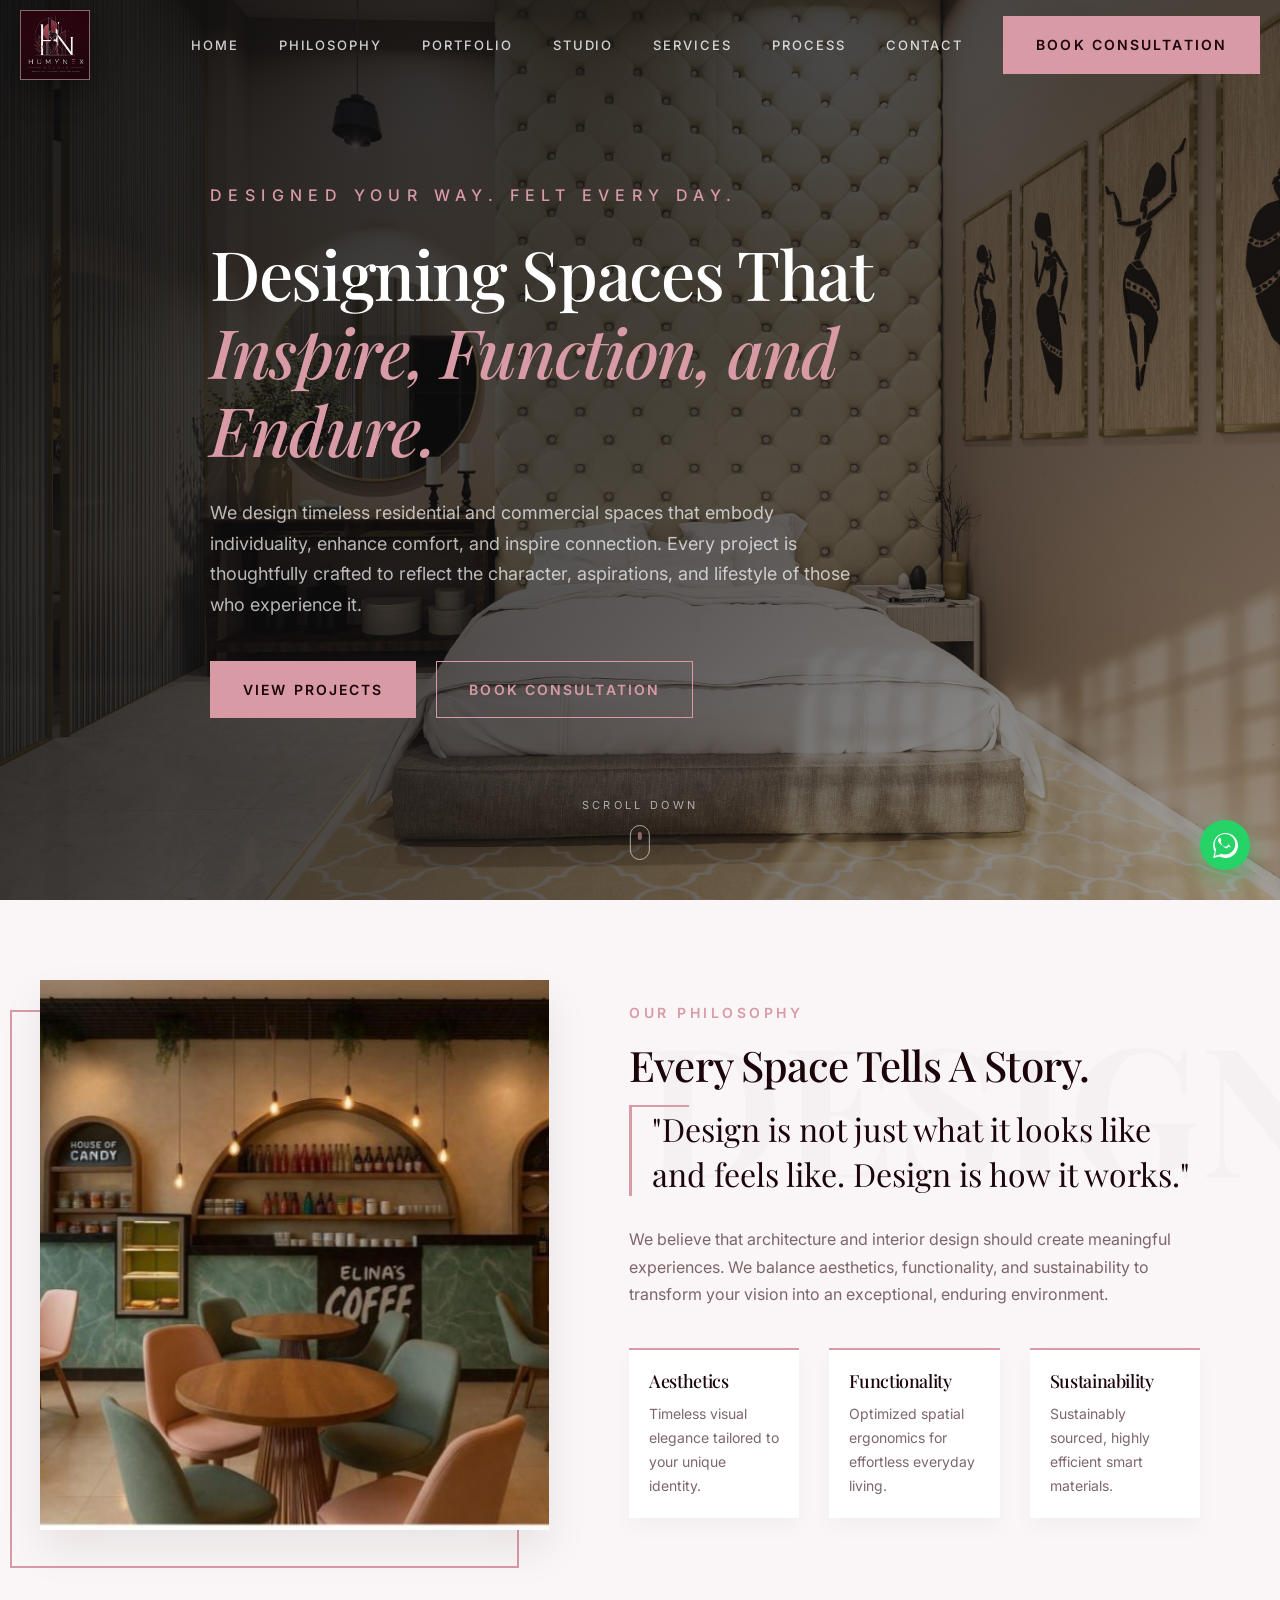
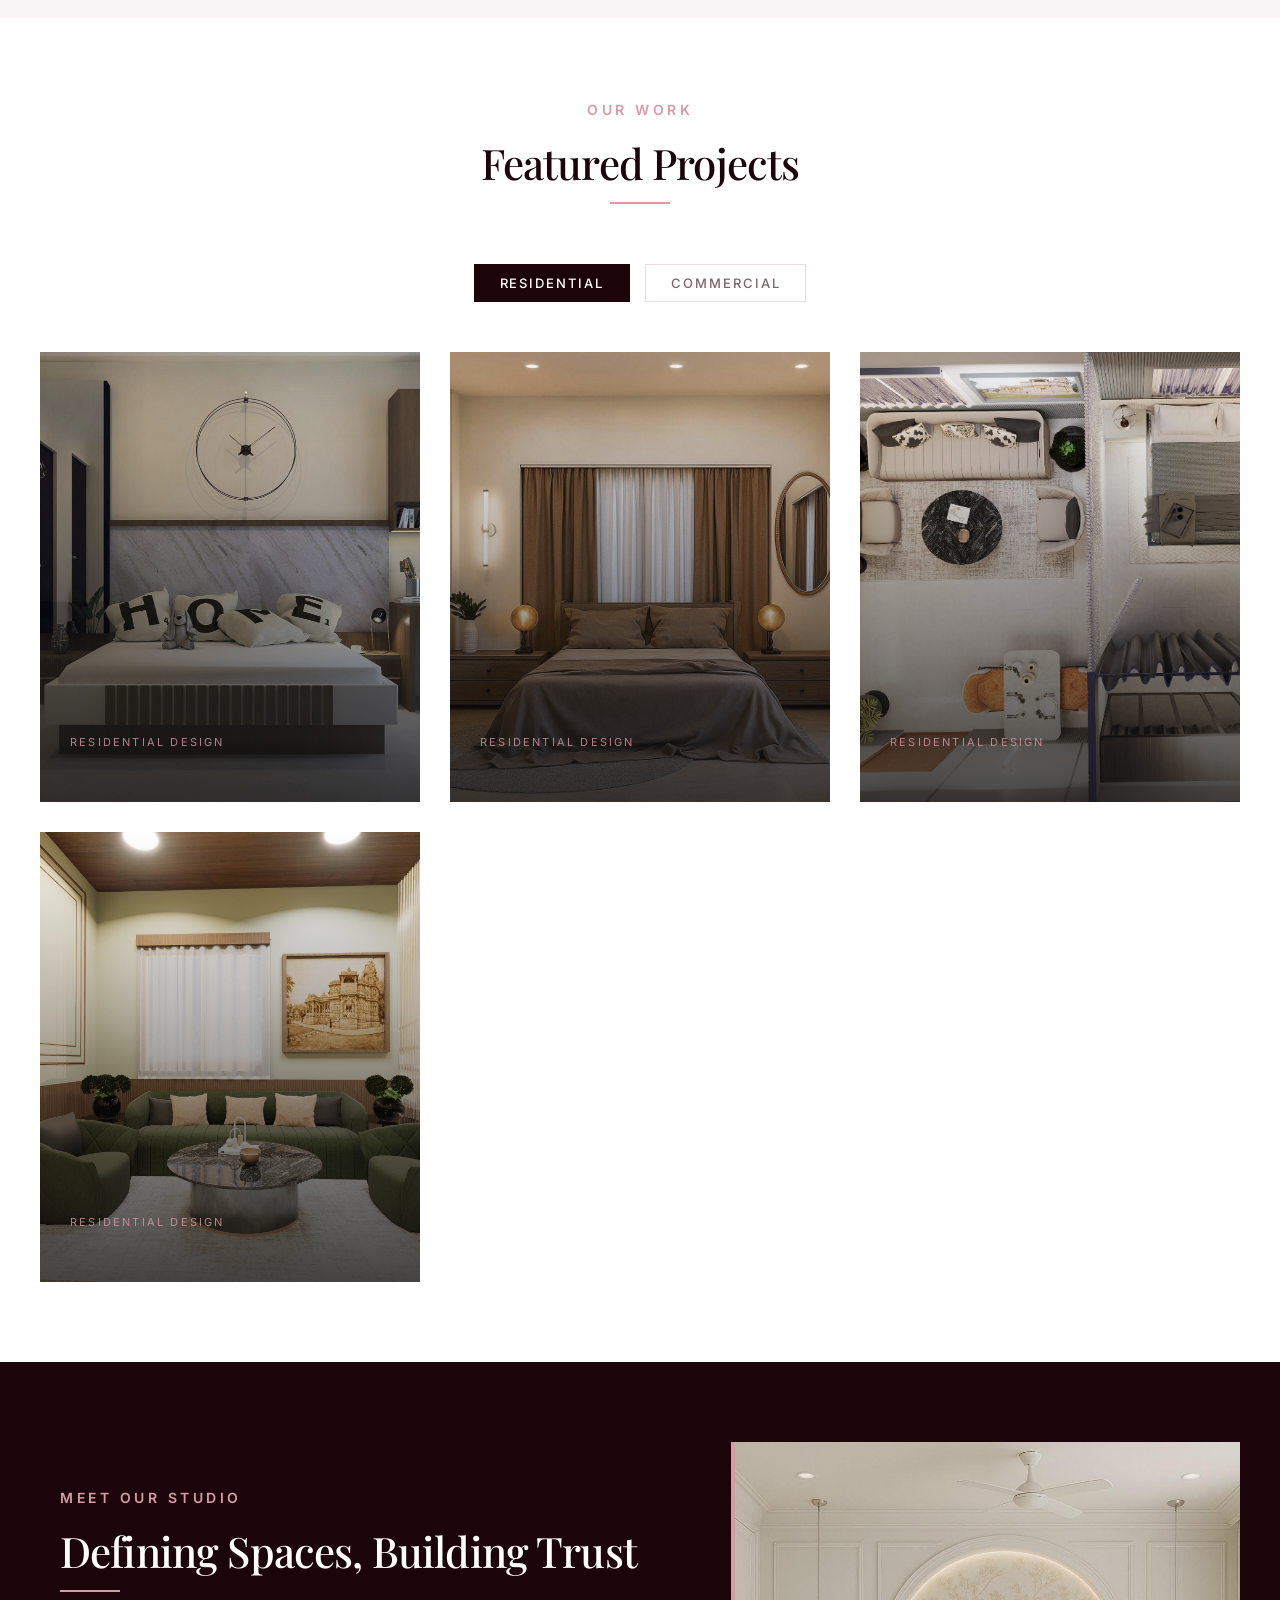
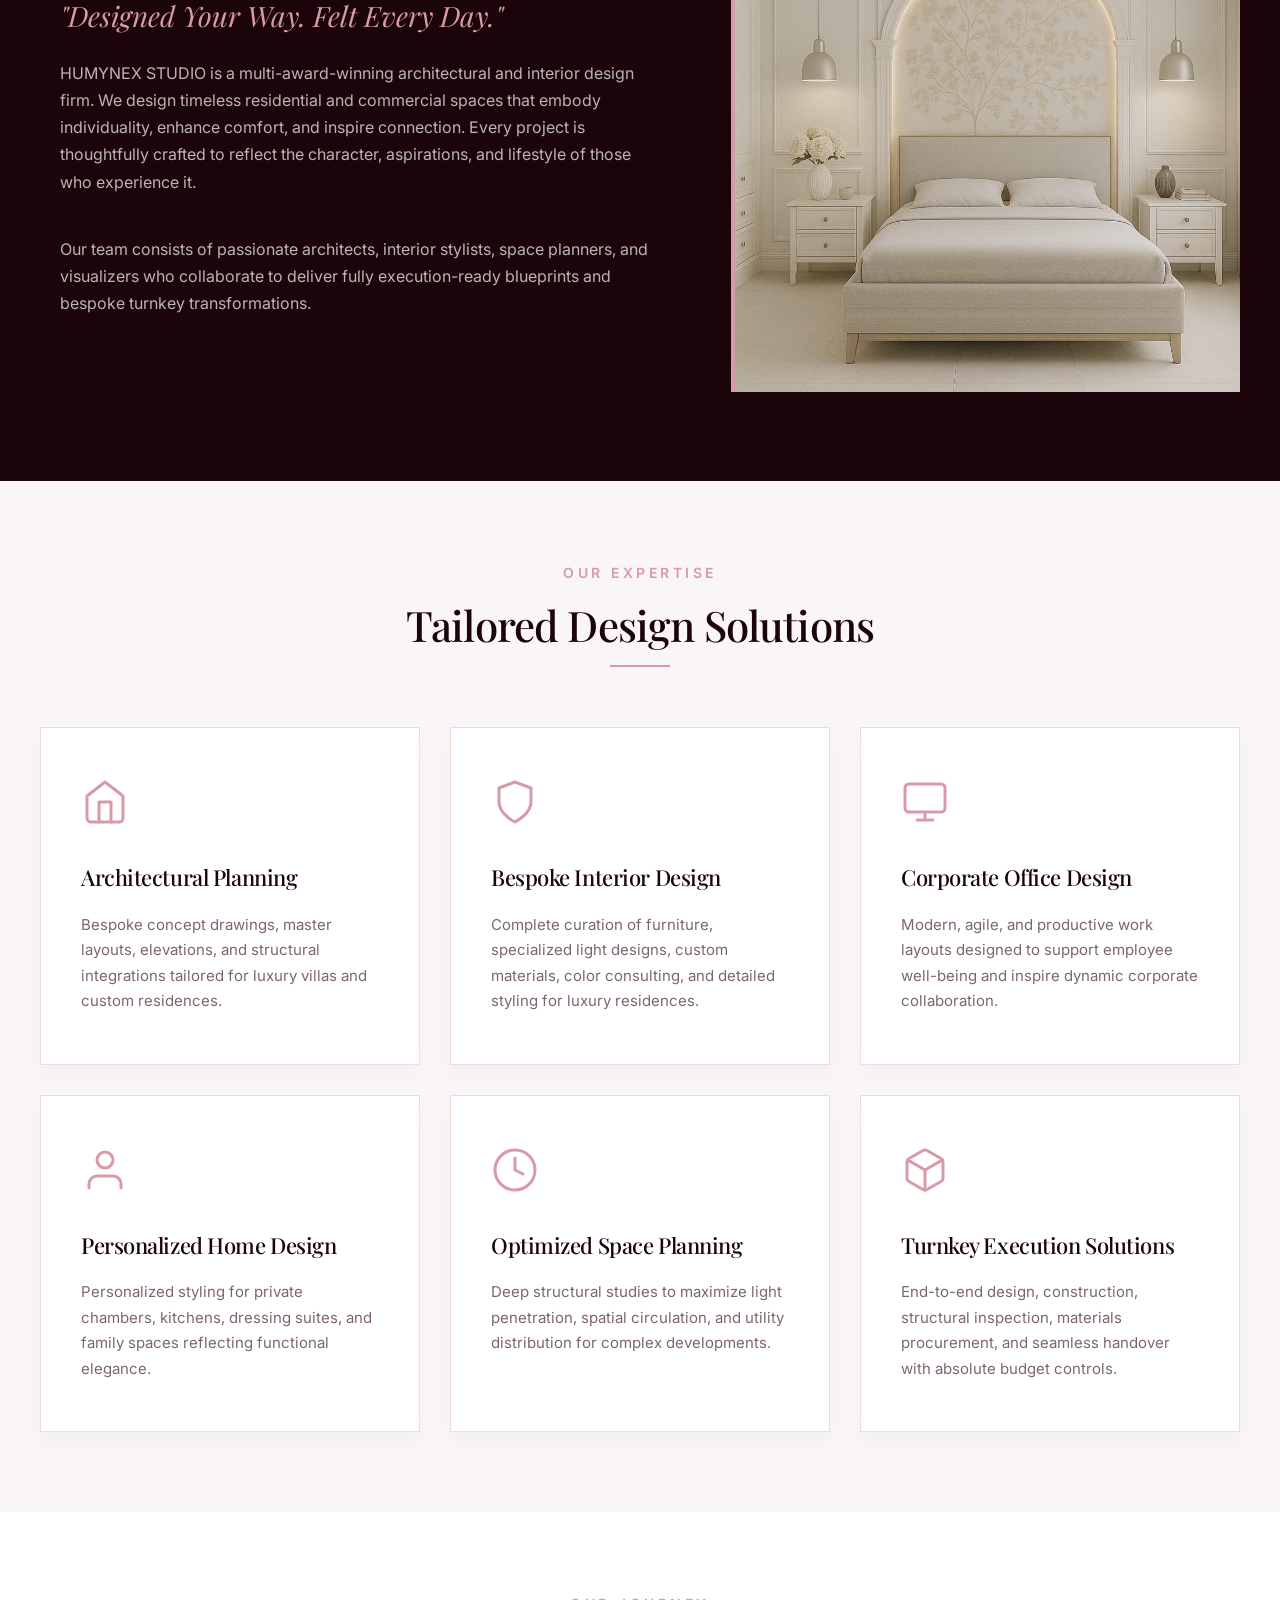
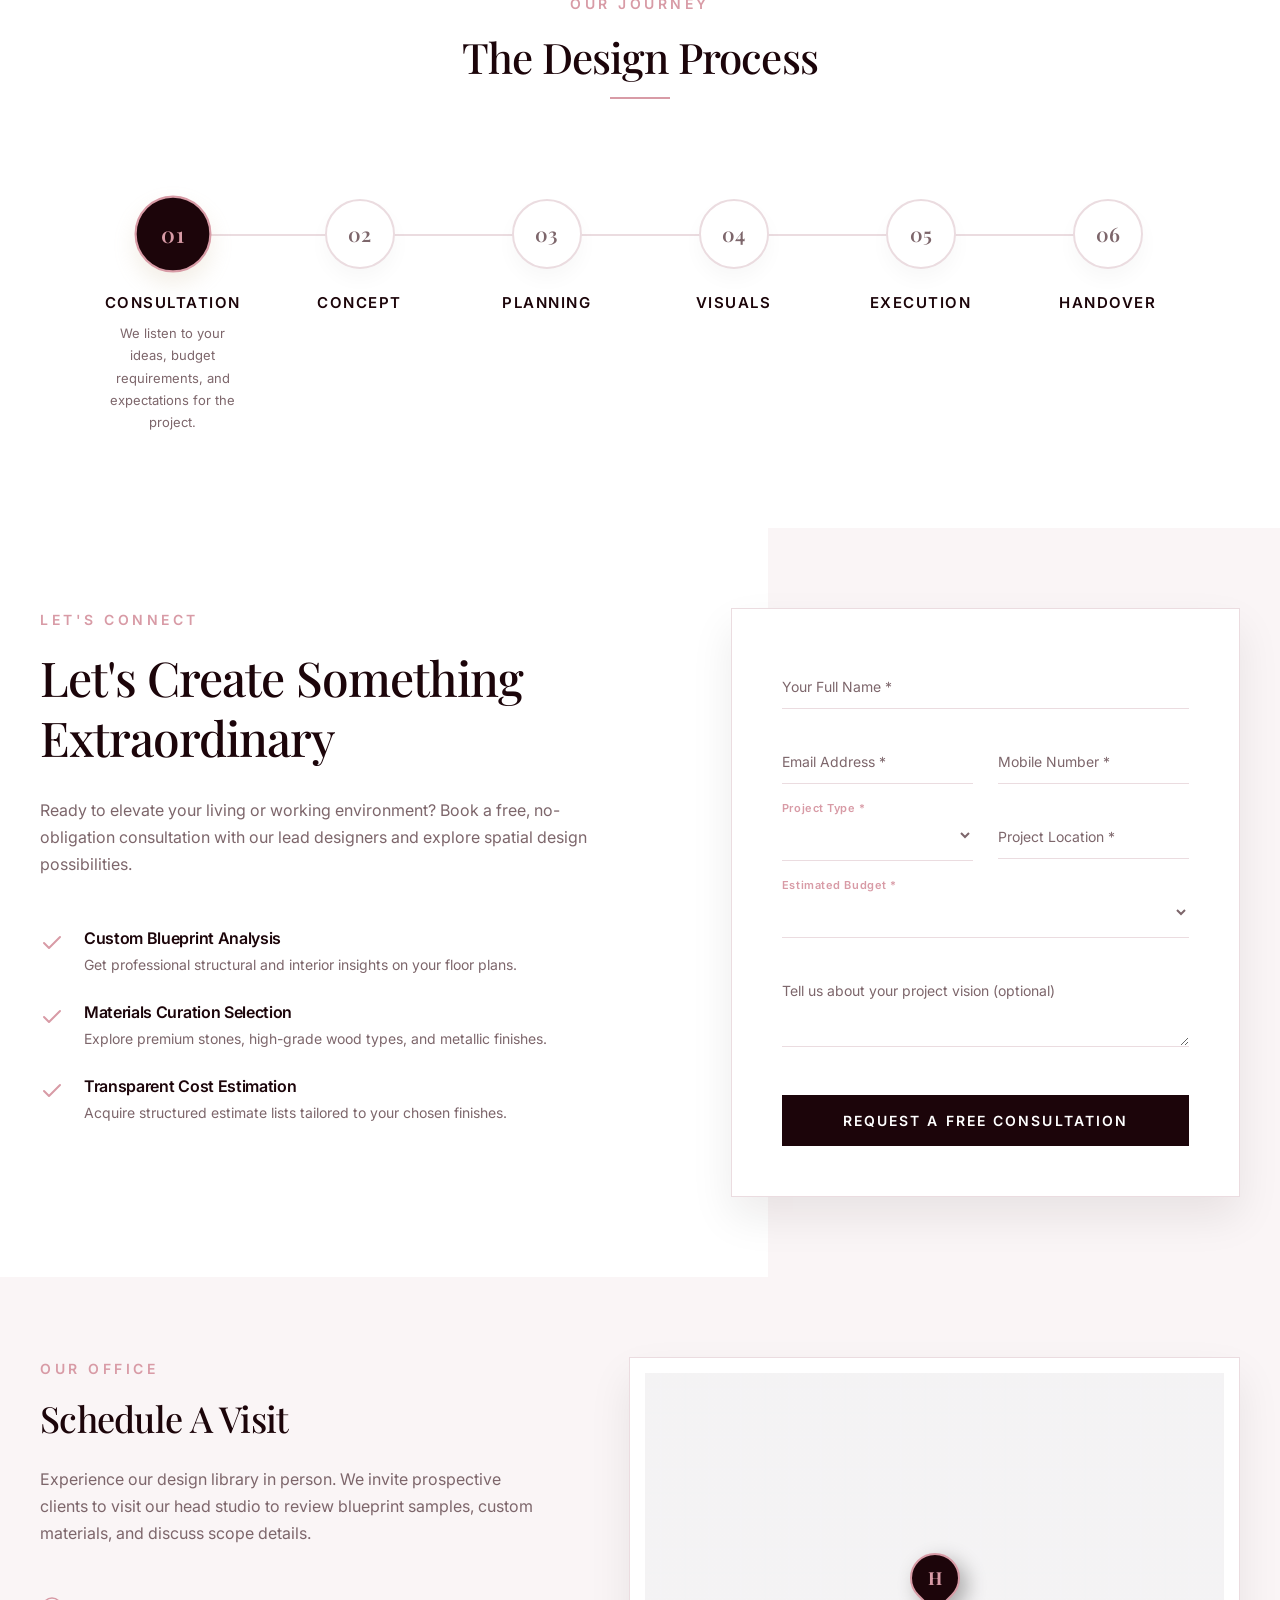
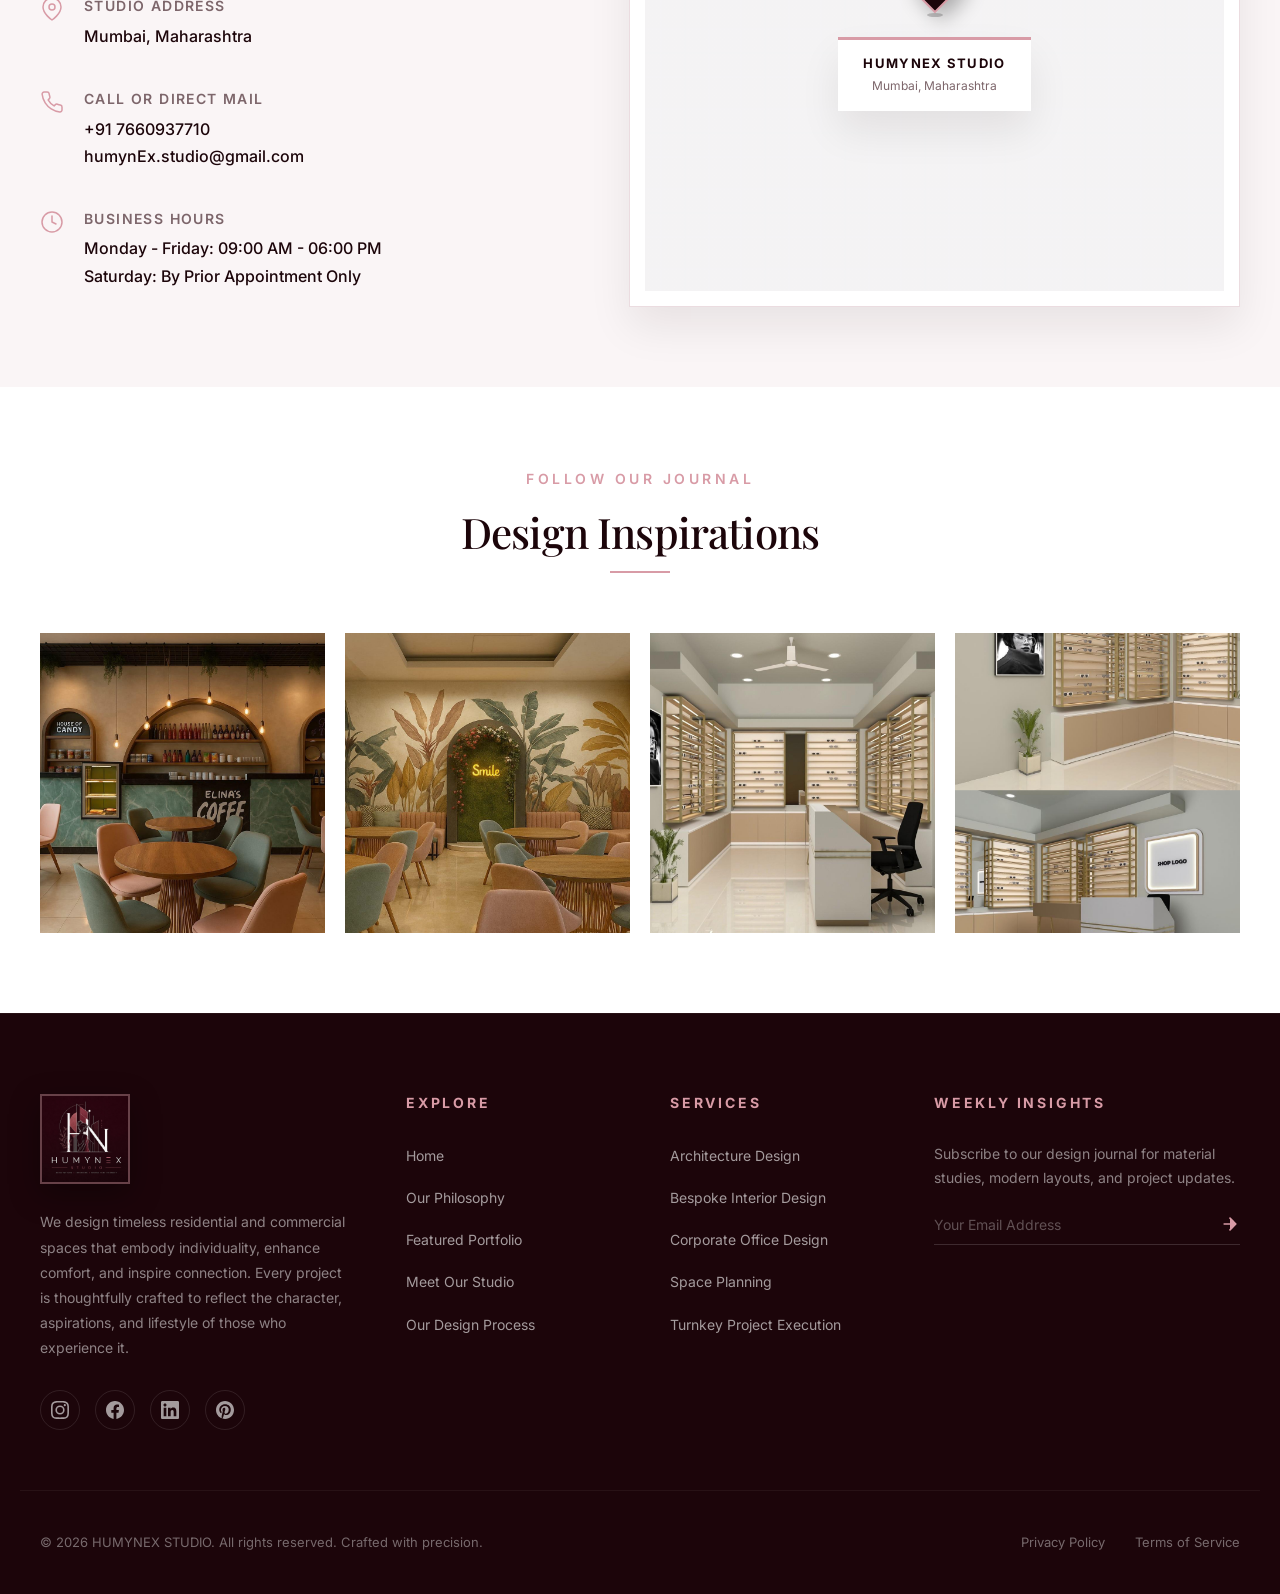
<file: public/index.html>
<!DOCTYPE html>
<html lang="en">
<head>
  <meta charset="UTF-8">
  <meta name="viewport" content="width=device-width, initial-scale=1.0">
  
  <!-- SEO Meta Tags -->
  <title>HUMYNEX STUDIO | Premium Architecture & Interior Design Firm</title>
  <meta name="description" content="HUMYNEX STUDIO is a luxury architecture and interior design firm. We design timeless residential and commercial spaces that embody individuality, enhance comfort, and inspire connection.">
  <meta name="keywords" content="architecture, interior design, luxury villa design, office design, workspace planning, residential renovation, space planning, bespoke interiors">
  <meta name="author" content="HUMYNEX STUDIO">
  
  <!-- Favicon Mock -->
  <link rel="icon" type="image/png" href="data:image/svg+xml;utf8,<svg xmlns='http://www.w3.org/2000/svg' viewBox='0 0 100 100'><text y='.9em' font-size='90' fill='%23c5a880'>H</text></svg>">

  <!-- Main CSS File -->
  <link rel="stylesheet" href="style.css">
</head>
<body>

  <!-- Floating WhatsApp Widget -->
  <a href="https://wa.me/917660937710?text=Hi%20humynEx.studio%2C%20I%20would%20like%20to%20schedule%20a%20consultation%20for%20my%20design%20project." 
     class="whatsapp-widget" 
     id="whatsapp-widget" 
     target="_blank" 
     aria-label="Contact us on WhatsApp">
    <svg viewBox="0 0 24 24" width="24" height="24">
      <path d="M.057 24l1.687-6.163c-1.041-1.804-1.588-3.849-1.587-5.946C.06 5.348 5.397.01 12.008.01c3.202.001 6.212 1.246 8.477 3.514 2.266 2.268 3.507 5.28 3.505 8.484-.004 6.657-5.34 11.997-11.953 11.997-2.005-.001-3.973-.502-5.724-1.455L0 24zm6.59-4.846c1.6.95 3.188 1.449 4.825 1.451 5.436 0 9.86-4.42 9.864-9.864.002-2.637-1.019-5.117-2.875-6.976C16.606 1.906 14.122.887 11.488.887c-5.437 0-9.858 4.418-9.862 9.861-.001 1.777.469 3.51 1.361 5.048L1.872 21.8l6.162-1.615zM17.52 14.3c-.324-.162-1.92-.949-2.217-1.058-.297-.11-.513-.162-.73.162-.216.324-.838 1.058-1.027 1.274-.19.216-.378.243-.702.081-.325-.162-1.371-.505-2.613-1.613-.966-.862-1.617-1.927-1.806-2.251-.19-.324-.02-.5-.182-.661-.147-.146-.324-.378-.487-.568-.162-.189-.216-.324-.324-.54-.108-.216-.054-.405-.027-.567.027-.162.216-.513.324-.702.108-.189.144-.324.216-.54.072-.217.036-.405-.018-.568-.054-.162-.513-1.243-.703-1.702-.184-.445-.37-.384-.513-.391-.132-.007-.284-.008-.436-.008-.153 0-.401.057-.611.287-.21.23-.801.783-.801 1.91 0 1.126.82 2.213.933 2.267.113.054 1.612 2.462 3.905 3.45.545.235.97.375 1.302.48.548.174 1.047.15 1.442.09.44-.067 1.92-.785 2.19-1.542.27-.757.27-1.405.189-1.541-.081-.135-.297-.216-.621-.378z"/>
    </svg>
  </a>

  <!-- Header Navigation -->
  <header class="header" id="header">
    <div class="container nav-container">
      <a href="#home" class="logo" id="logo-link">
        <img src="images/logo.png" alt="HUMYNEX STUDIO Logo" class="logo-img">
      </a>

      <nav>
        <ul class="nav-menu" id="nav-menu">
          <li><a href="#home" class="nav-link">Home</a></li>
          <li><a href="#philosophy" class="nav-link">Philosophy</a></li>
          <li><a href="#portfolio" class="nav-link">Portfolio</a></li>
          <li><a href="#studio" class="nav-link">Studio</a></li>
          <li><a href="#services" class="nav-link">Services</a></li>
          <li><a href="#process" class="nav-link">Process</a></li>
          <li><a href="#contact" class="nav-link">Contact</a></li>
          <li class="nav-cta"><a href="#consultation" class="btn btn-gold btn-sm">Book Consultation</a></li>
        </ul>
      </nav>

      <div class="nav-toggle" id="nav-toggle" aria-label="Toggle navigation menu">
        <span></span>
        <span></span>
        <span></span>
      </div>
    </div>
  </header>

  <!-- Hero Section -->
  <section class="hero" id="home">
    <div class="hero-bg"></div>
    <div class="hero-overlay"></div>
    <div class="container">
      <div class="hero-content">
        <span class="hero-subtitle">Designed Your Way. Felt Every Day.</span>
        <h1 class="hero-title">
          Designing Spaces That <span>Inspire, Function, and Endure.</span>
        </h1>
        <p class="hero-desc">
          We design timeless residential and commercial spaces that embody individuality, enhance comfort, and inspire connection. Every project is thoughtfully crafted to reflect the character, aspirations, and lifestyle of those who experience it.
        </p>
        <div class="hero-actions">
          <a href="#portfolio" class="btn btn-gold">View Projects</a>
          <a href="#consultation" class="btn btn-outline-gold">Book Consultation</a>
        </div>
      </div>
    </div>
    <div class="scroll-indicator">
      <span>Scroll Down</span>
      <div class="scroll-mouse">
        <div class="scroll-wheel"></div>
      </div>
    </div>
  </section>

  <!-- Brand Story (Philosophy) Section -->
  <section class="philosophy" id="philosophy">
    <div class="container">
      <div class="philosophy-grid">
        <div class="philosophy-image reveal-left">
          <img src="images/elina_cafe.jpg" alt="Elina Cafe design by HUMYNEX STUDIO">
        </div>
        <div class="philosophy-content reveal-right">
          <span class="section-subtitle">Our Philosophy</span>
          <h2 class="section-title left-align">Every Space Tells A Story.</h2>
          <div class="philosophy-quote">
            "Design is not just what it looks like and feels like. Design is how it works."
          </div>
          <p class="philosophy-text">
            We believe that architecture and interior design should create meaningful experiences. We balance aesthetics, functionality, and sustainability to transform your vision into an exceptional, enduring environment.
          </p>
          <div class="philosophy-pillars">
            <div class="pillar-card">
              <h4>Aesthetics</h4>
              <p>Timeless visual elegance tailored to your unique identity.</p>
            </div>
            <div class="pillar-card">
              <h4>Functionality</h4>
              <p>Optimized spatial ergonomics for effortless everyday living.</p>
            </div>
            <div class="pillar-card">
              <h4>Sustainability</h4>
              <p>Sustainably sourced, highly efficient smart materials.</p>
            </div>
          </div>
        </div>
      </div>
    </div>
  </section>

  <!-- Project Portfolio Section -->
  <section class="portfolio" id="portfolio">
    <div class="container">
      <div class="section-header reveal">
        <span class="section-subtitle">Our Work</span>
        <h2 class="section-title">Featured Projects</h2>
      </div>

      <!-- Portfolio Category Filters -->
      <ul class="portfolio-filters reveal">
        <li><button class="filter-btn active" data-filter="residential">Residential</button></li>
        <li><button class="filter-btn" data-filter="commercial">Commercial</button></li>
      </ul>

      <!-- Portfolio Grid -->
      <div class="portfolio-grid reveal">
        
        <!-- Project 1 -->
        <div class="portfolio-item" data-category="residential" data-project-id="p1">
          <div class="portfolio-image-wrapper">
            <img src="images/portfolio_project_1.jpg" alt="The Horizon Villa Interior">
          </div>
          <div class="portfolio-overlay"></div>
          <div class="portfolio-info">
            <span class="portfolio-category">Residential Design</span>
            <div class="portfolio-details-btn">
              View Design 
              <svg viewBox="0 0 24 24" width="16" height="16">
                <path d="M5 12h14M12 5l7 7-7 7" stroke="currentColor" stroke-width="2" stroke-linecap="round" stroke-linejoin="round"/>
              </svg>
            </div>
          </div>
        </div>

        <!-- Project 2 -->
        <div class="portfolio-item" data-category="residential" data-project-id="p2">
          <div class="portfolio-image-wrapper">
            <img src="images/portfolio_project_2.jpg" alt="Synergy Corporate Office Hub">
          </div>
          <div class="portfolio-overlay"></div>
          <div class="portfolio-info">
            <span class="portfolio-category">Residential Design</span>
            <div class="portfolio-details-btn">
              View Design 
              <svg viewBox="0 0 24 24" width="16" height="16">
                <path d="M5 12h14M12 5l7 7-7 7" stroke="currentColor" stroke-width="2" stroke-linecap="round" stroke-linejoin="round"/>
              </svg>
            </div>
          </div>
        </div>

        <!-- Project 3 -->
        <div class="portfolio-item" data-category="residential" data-project-id="p3">
          <div class="portfolio-image-wrapper">
            <img src="images/portfolio_project_3.jpg" alt="Aura Boutique Hotel Lobby">
          </div>
          <div class="portfolio-overlay"></div>
          <div class="portfolio-info">
            <span class="portfolio-category">Residential Design</span>
            <div class="portfolio-details-btn">
              View Design 
              <svg viewBox="0 0 24 24" width="16" height="16">
                <path d="M5 12h14M12 5l7 7-7 7" stroke="currentColor" stroke-width="2" stroke-linecap="round" stroke-linejoin="round"/>
              </svg>
            </div>
          </div>
        </div>

        <!-- Project 4 -->
        <div class="portfolio-item" data-category="residential" data-project-id="p4">
          <div class="portfolio-image-wrapper">
            <img src="images/portfolio_project_4.jpg" alt="Glasshouse Penthouse View">
          </div>
          <div class="portfolio-overlay"></div>
          <div class="portfolio-info">
            <span class="portfolio-category">Residential Design</span>
            <div class="portfolio-details-btn">
              View Design 
              <svg viewBox="0 0 24 24" width="16" height="16">
                <path d="M5 12h14M12 5l7 7-7 7" stroke="currentColor" stroke-width="2" stroke-linecap="round" stroke-linejoin="round"/>
              </svg>
            </div>
          </div>
        </div>

        <!-- Project 5 -->
        <div class="portfolio-item hidden" data-category="commercial" data-project-id="p5">
          <div class="portfolio-image-wrapper">
            <img src="images/commercial_project_1.jpg" alt="Commercial Design Project 1">
          </div>
          <div class="portfolio-overlay"></div>
          <div class="portfolio-info">
            <span class="portfolio-category">Commercial Design</span>
            <div class="portfolio-details-btn">
              View Design 
              <svg viewBox="0 0 24 24" width="16" height="16">
                <path d="M5 12h14M12 5l7 7-7 7" stroke="currentColor" stroke-width="2" stroke-linecap="round" stroke-linejoin="round"/>
              </svg>
            </div>
          </div>
        </div>

        <!-- Project 6 -->
        <div class="portfolio-item hidden" data-category="commercial" data-project-id="p6">
          <div class="portfolio-image-wrapper">
            <img src="images/commercial_project_2.jpg" alt="Commercial Design Project 2">
          </div>
          <div class="portfolio-overlay"></div>
          <div class="portfolio-info">
            <span class="portfolio-category">Commercial Design</span>
            <div class="portfolio-details-btn">
              View Design 
              <svg viewBox="0 0 24 24" width="16" height="16">
                <path d="M5 12h14M12 5l7 7-7 7" stroke="currentColor" stroke-width="2" stroke-linecap="round" stroke-linejoin="round"/>
              </svg>
            </div>
          </div>
        </div>

        <!-- Project 7 -->
        <div class="portfolio-item hidden" data-category="commercial" data-project-id="p7">
          <div class="portfolio-image-wrapper">
            <img src="images/commercial_project_3.jpg" alt="Commercial Design Project 3">
          </div>
          <div class="portfolio-overlay"></div>
          <div class="portfolio-info">
            <span class="portfolio-category">Commercial Design</span>
            <div class="portfolio-details-btn">
              View Design 
              <svg viewBox="0 0 24 24" width="16" height="16">
                <path d="M5 12h14M12 5l7 7-7 7" stroke="currentColor" stroke-width="2" stroke-linecap="round" stroke-linejoin="round"/>
              </svg>
            </div>
          </div>
        </div>

        <!-- Project 8 -->
        <div class="portfolio-item hidden" data-category="commercial" data-project-id="p8">
          <div class="portfolio-image-wrapper">
            <img src="images/commercial_project_4.jpg" alt="Commercial Design Project 4">
          </div>
          <div class="portfolio-overlay"></div>
          <div class="portfolio-info">
            <span class="portfolio-category">Commercial Design</span>
            <div class="portfolio-details-btn">
              View Design 
              <svg viewBox="0 0 24 24" width="16" height="16">
                <path d="M5 12h14M12 5l7 7-7 7" stroke="currentColor" stroke-width="2" stroke-linecap="round" stroke-linejoin="round"/>
              </svg>
            </div>
          </div>
        </div>

        <!-- Project 9 -->
        <div class="portfolio-item hidden" data-category="commercial" data-project-id="p9">
          <div class="portfolio-image-wrapper">
            <img src="images/commercial_project_5.jpg" alt="Commercial Design Project 5">
          </div>
          <div class="portfolio-overlay"></div>
          <div class="portfolio-info">
            <span class="portfolio-category">Commercial Design</span>
            <div class="portfolio-details-btn">
              View Design 
              <svg viewBox="0 0 24 24" width="16" height="16">
                <path d="M5 12h14M12 5l7 7-7 7" stroke="currentColor" stroke-width="2" stroke-linecap="round" stroke-linejoin="round"/>
              </svg>
            </div>
          </div>
        </div>

        <!-- Project 10 -->
        <div class="portfolio-item hidden" data-category="commercial" data-project-id="p10">
          <div class="portfolio-image-wrapper">
            <img src="images/commercial_project_6.jpg" alt="Commercial Design Project 6">
          </div>
          <div class="portfolio-overlay"></div>
          <div class="portfolio-info">
            <span class="portfolio-category">Commercial Design</span>
            <div class="portfolio-details-btn">
              View Design 
              <svg viewBox="0 0 24 24" width="16" height="16">
                <path d="M5 12h14M12 5l7 7-7 7" stroke="currentColor" stroke-width="2" stroke-linecap="round" stroke-linejoin="round"/>
              </svg>
            </div>
          </div>
        </div>

        <!-- Project 11 -->
        <div class="portfolio-item hidden" data-category="commercial" data-project-id="p11">
          <div class="portfolio-image-wrapper">
            <img src="images/commercial_project_7.jpg" alt="Commercial Design Project 7">
          </div>
          <div class="portfolio-overlay"></div>
          <div class="portfolio-info">
            <span class="portfolio-category">Commercial Design</span>
            <div class="portfolio-details-btn">
              View Design 
              <svg viewBox="0 0 24 24" width="16" height="16">
                <path d="M5 12h14M12 5l7 7-7 7" stroke="currentColor" stroke-width="2" stroke-linecap="round" stroke-linejoin="round"/>
              </svg>
            </div>
          </div>
        </div>

      </div>
    </div>
  </section>

  <!-- Project Details Modal -->
  <div class="modal" id="project-modal">
    <div class="modal-content">
      <button class="modal-close" id="modal-close" aria-label="Close modal">&times;</button>
      <div class="modal-image">
        <img src="images/portfolio_project_1.jpg" id="modal-img-src" alt="Project Detail">
      </div>
    </div>
  </div>

  <!-- Studio Introduction Section -->
  <section class="studio" id="studio">
    <div class="container">
      <div class="studio-grid">
        <div class="studio-content reveal-left">
          <span class="section-subtitle">Meet Our Studio</span>
          <h2 class="section-title left-align">Defining Spaces, Building Trust</h2>
          <div class="studio-message-title">"Designed Your Way. Felt Every Day."</div>
          <p class="studio-desc">
            HUMYNEX STUDIO is a multi-award-winning architectural and interior design firm. We design timeless residential and commercial spaces that embody individuality, enhance comfort, and inspire connection. Every project is thoughtfully crafted to reflect the character, aspirations, and lifestyle of those who experience it.
          </p>
          <p class="studio-desc">
            Our team consists of passionate architects, interior stylists, space planners, and visualizers who collaborate to deliver fully execution-ready blueprints and bespoke turnkey transformations.
          </p>
        </div>
        <div class="studio-image-wrapper reveal-right">
          <img src="images/studio_team_work.jpg" alt="HUMYNEX STUDIO Architecture studio and design office">
        </div>
      </div>
    </div>
  </section>

  <!-- Services Section -->
  <section class="services" id="services">
    <div class="container">
      <div class="section-header reveal">
        <span class="section-subtitle">Our Expertise</span>
        <h2 class="section-title">Tailored Design Solutions</h2>
      </div>

      <div class="services-grid">
        
        <!-- Service 1 -->
        <div class="service-card reveal">
          <div class="service-icon">
            <svg viewBox="0 0 24 24" width="48" height="48" stroke="currentColor" stroke-width="1.5" fill="none" stroke-linecap="round" stroke-linejoin="round">
              <path d="M3 9l9-7 9 7v11a2 2 0 0 1-2 2H5a2 2 0 0 1-2-2z"/>
              <polyline points="9 22 9 12 15 12 15 22"/>
            </svg>
          </div>
          <h3 class="service-title">Architectural Planning</h3>
          <p class="service-desc">Bespoke concept drawings, master layouts, elevations, and structural integrations tailored for luxury villas and custom residences.</p>
        </div>

        <!-- Service 2 -->
        <div class="service-card reveal">
          <div class="service-icon">
            <svg viewBox="0 0 24 24" width="48" height="48" stroke="currentColor" stroke-width="1.5" fill="none" stroke-linecap="round" stroke-linejoin="round">
              <path d="M12 22s8-4 8-10V5l-8-3-8 3v7c0 6 8 10 8 10z"/>
            </svg>
          </div>
          <h3 class="service-title">Bespoke Interior Design</h3>
          <p class="service-desc">Complete curation of furniture, specialized light designs, custom materials, color consulting, and detailed styling for luxury residences.</p>
        </div>

        <!-- Service 3 -->
        <div class="service-card reveal">
          <div class="service-icon">
            <svg viewBox="0 0 24 24" width="48" height="48" stroke="currentColor" stroke-width="1.5" fill="none" stroke-linecap="round" stroke-linejoin="round">
              <rect x="2" y="3" width="20" height="14" rx="2" ry="2"/>
              <line x1="8" y1="21" x2="16" y2="21"/>
              <line x1="12" y1="17" x2="12" y2="21"/>
            </svg>
          </div>
          <h3 class="service-title">Corporate Office Design</h3>
          <p class="service-desc">Modern, agile, and productive work layouts designed to support employee well-being and inspire dynamic corporate collaboration.</p>
        </div>

        <!-- Service 4 -->
        <div class="service-card reveal">
          <div class="service-icon">
            <svg viewBox="0 0 24 24" width="48" height="48" stroke="currentColor" stroke-width="1.5" fill="none" stroke-linecap="round" stroke-linejoin="round">
              <path d="M20 21v-2a4 4 0 0 0-4-4H8a4 4 0 0 0-4 4v2"/>
              <circle cx="12" cy="7" r="4"/>
            </svg>
          </div>
          <h3 class="service-title">Personalized Home Design</h3>
          <p class="service-desc">Personalized styling for private chambers, kitchens, dressing suites, and family spaces reflecting functional elegance.</p>
        </div>

        <!-- Service 5 -->
        <div class="service-card reveal">
          <div class="service-icon">
            <svg viewBox="0 0 24 24" width="48" height="48" stroke="currentColor" stroke-width="1.5" fill="none" stroke-linecap="round" stroke-linejoin="round">
              <circle cx="12" cy="12" r="10"/>
              <polyline points="12 6 12 12 16 14"/>
            </svg>
          </div>
          <h3 class="service-title">Optimized Space Planning</h3>
          <p class="service-desc">Deep structural studies to maximize light penetration, spatial circulation, and utility distribution for complex developments.</p>
        </div>

        <!-- Service 6 -->
        <div class="service-card reveal">
          <div class="service-icon">
            <svg viewBox="0 0 24 24" width="48" height="48" stroke="currentColor" stroke-width="1.5" fill="none" stroke-linecap="round" stroke-linejoin="round">
              <path d="M21 16V8a2 2 0 0 0-1-1.73l-7-4a2 2 0 0 0-2 0l-7 4A2 2 0 0 0 3 8v8a2 2 0 0 0 1 1.73l7 4a2 2 0 0 0 2 0l7-4A2 2 0 0 0 21 16z"/>
              <polyline points="3.27 6.96 12 12.01 20.73 6.96"/>
              <line x1="12" y1="22.08" x2="12" y2="12"/>
            </svg>
          </div>
          <h3 class="service-title">Turnkey Execution Solutions</h3>
          <p class="service-desc">End-to-end design, construction, structural inspection, materials procurement, and seamless handover with absolute budget controls.</p>
        </div>

      </div>
    </div>
  </section>

  <!-- Design Process Section -->
  <section class="process" id="process">
    <div class="container">
      <div class="section-header reveal">
        <span class="section-subtitle">Our Journey</span>
        <h2 class="section-title">The Design Process</h2>
      </div>

      <!-- Timeline Component -->
      <div class="timeline reveal">
        <div class="timeline-progress" id="timeline-progress"></div>
        
        <!-- Step 1 -->
        <div class="timeline-step active" data-step="1">
          <div class="step-number">01</div>
          <h4 class="step-title">Consultation</h4>
          <p class="step-desc">We listen to your ideas, budget requirements, and expectations for the project.</p>
        </div>

        <!-- Step 2 -->
        <div class="timeline-step" data-step="2">
          <div class="step-number">02</div>
          <h4 class="step-title">Concept</h4>
          <p class="step-desc">We develop initial spatial layouts, mood boards, and aesthetic direction.</p>
        </div>

        <!-- Step 3 -->
        <div class="timeline-step" data-step="3">
          <div class="step-number">03</div>
          <h4 class="step-title">Planning</h4>
          <p class="step-desc">Detailed blueprint maps, electrical maps, and materials schedules are designed.</p>
        </div>

        <!-- Step 4 -->
        <div class="timeline-step" data-step="4">
          <div class="step-number">04</div>
          <h4 class="step-title">Visuals</h4>
          <p class="step-desc">Interactive 3D renderings and material boards are presented for final approvals.</p>
        </div>

        <!-- Step 5 -->
        <div class="timeline-step" data-step="5">
          <div class="step-number">05</div>
          <h4 class="step-title">Execution</h4>
          <p class="step-desc">On-site structural build, interior installations, and styling begins under supervision.</p>
        </div>

        <!-- Step 6 -->
        <div class="timeline-step" data-step="6">
          <div class="step-number">06</div>
          <h4 class="step-title">Handover</h4>
          <p class="step-desc">We clean, inspect, dress, and hand over the key to your extraordinary new space.</p>
        </div>

      </div>
    </div>
  </section>



  <!-- Lead Capture Section -->
  <section class="consultation" id="consultation">
    <div class="container consultation-container">
      <div class="consultation-info reveal-left">
        <span class="section-subtitle">Let's Connect</span>
        <h2 class="consultation-title">Let's Create Something Extraordinary</h2>
        <p class="consultation-desc">
          Ready to elevate your living or working environment? Book a free, no-obligation consultation with our lead designers and explore spatial design possibilities.
        </p>

        <ul class="benefits-list">
          <li class="benefit-item">
            <div class="benefit-icon">
              <svg viewBox="0 0 24 24" width="24" height="24" stroke="currentColor" stroke-width="2" fill="none" stroke-linecap="round" stroke-linejoin="round">
                <polyline points="20 6 9 17 4 12"/>
              </svg>
            </div>
            <div>
              <h5>Custom Blueprint Analysis</h5>
              <p>Get professional structural and interior insights on your floor plans.</p>
            </div>
          </li>
          <li class="benefit-item">
            <div class="benefit-icon">
              <svg viewBox="0 0 24 24" width="24" height="24" stroke="currentColor" stroke-width="2" fill="none" stroke-linecap="round" stroke-linejoin="round">
                <polyline points="20 6 9 17 4 12"/>
              </svg>
            </div>
            <div>
              <h5>Materials Curation Selection</h5>
              <p>Explore premium stones, high-grade wood types, and metallic finishes.</p>
            </div>
          </li>
          <li class="benefit-item">
            <div class="benefit-icon">
              <svg viewBox="0 0 24 24" width="24" height="24" stroke="currentColor" stroke-width="2" fill="none" stroke-linecap="round" stroke-linejoin="round">
                <polyline points="20 6 9 17 4 12"/>
              </svg>
            </div>
            <div>
              <h5>Transparent Cost Estimation</h5>
              <p>Acquire structured estimate lists tailored to your chosen finishes.</p>
            </div>
          </li>
        </ul>
      </div>

      <div class="consultation-form-wrapper reveal-right">
        
        <!-- Success Alert -->
        <div class="form-alert" id="form-alert">
          Thank you for reaching out! A senior design architect from HUMYNEX STUDIO will contact you within 24 hours to schedule your consultation.
        </div>

        <form id="consultation-form">
          <div class="form-group">
            <input type="text" class="form-input" id="form-name" placeholder=" " required>
            <label class="form-label" for="form-name">Your Full Name *</label>
          </div>

          <div class="form-group-row">
            <div class="form-group">
              <input type="email" class="form-input" id="form-email" placeholder=" " required>
              <label class="form-label" for="form-email">Email Address *</label>
            </div>
            <div class="form-group">
              <input type="tel" class="form-input" id="form-mobile" placeholder=" " required>
              <label class="form-label" for="form-mobile">Mobile Number *</label>
            </div>
          </div>

          <div class="form-group-row">
            <div class="form-group">
              <select class="form-input" id="form-project-type" required>
                <option value="" disabled selected hidden></option>
                <option value="Residential">Residential Villa/Apartment</option>
                <option value="Corporate">Corporate Workspace</option>
                <option value="Hospitality">Hospitality Hotel/Lobby</option>
                <option value="Remodeling">Renovation & Remodeling</option>
                <option value="Other">Other Bespoke Space</option>
              </select>
              <label class="form-label" for="form-project-type">Project Type *</label>
            </div>
            <div class="form-group">
              <input type="text" class="form-input" id="form-location" placeholder=" " required>
              <label class="form-label" for="form-location">Project Location *</label>
            </div>
          </div>

          <div class="form-group">
            <select class="form-input" id="form-budget" required>
              <option value="" disabled selected hidden></option>
              <option value="Below ₹5 Lakhs">Below ₹5,00,000</option>
              <option value="₹5 Lakhs - ₹15 Lakhs">₹5,00,000 - ₹15,00,000</option>
              <option value="₹15 Lakhs - ₹30 Lakhs">₹15,00,000 - ₹30,00,000</option>
              <option value="Above ₹30 Lakhs">Above ₹30,00,000</option>
            </select>
            <label class="form-label" for="form-budget">Estimated Budget *</label>
          </div>

          <div class="form-group">
            <textarea class="form-input" id="form-message" rows="3" placeholder=" "></textarea>
            <label class="form-label" for="form-message">Tell us about your project vision (optional)</label>
          </div>

          <button type="submit" class="btn btn-primary form-submit-btn">Request a Free Consultation</button>
        </form>
      </div>
    </div>
  </section>

  <!-- Contact Details & Map Section -->
  <section class="contact" id="contact">
    <div class="container contact-grid">
      <div class="contact-info-panel reveal-left">
        <span class="section-subtitle">Our Office</span>
        <h2 class="contact-headline">Schedule A Visit</h2>
        <p class="contact-tagline">
          Experience our design library in person. We invite prospective clients to visit our head studio to review blueprint samples, custom materials, and discuss scope details.
        </p>

        <div class="contact-details">
          <!-- Detail 1 -->
          <div class="contact-detail-item">
            <div class="contact-detail-icon">
              <svg viewBox="0 0 24 24" width="24" height="24" stroke="currentColor" stroke-width="1.5" fill="none" stroke-linecap="round" stroke-linejoin="round">
                <path d="M21 10c0 7-9 13-9 13s-9-6-9-13a9 9 0 0 1 18 0z"/>
                <circle cx="12" cy="10" r="3"/>
              </svg>
            </div>
            <div>
              <h5>Studio Address</h5>
              <p>Mumbai, Maharashtra</p>
            </div>
          </div>

          <!-- Detail 2 -->
          <div class="contact-detail-item">
            <div class="contact-detail-icon">
              <svg viewBox="0 0 24 24" width="24" height="24" stroke="currentColor" stroke-width="1.5" fill="none" stroke-linecap="round" stroke-linejoin="round">
                <path d="M22 16.92v3a2 2 0 0 1-2.18 2 19.79 19.79 0 0 1-8.63-3.07 19.5 19.5 0 0 1-6-6 19.79 19.79 0 0 1-3.07-8.67A2 2 0 0 1 4.11 2h3a2 2 0 0 1 2 1.72 12.84 12.84 0 0 0 .7 2.81 2 2 0 0 1-.45 2.11L8.09 9.91a16 16 0 0 0 6 6l1.27-1.27a2 2 0 0 1 2.11-.45 12.84 12.84 0 0 0 2.81.7A2 2 0 0 1 22 16.92z"/>
              </svg>
            </div>
            <div>
              <h5>Call Or Direct Mail</h5>
              <p><a href="tel:+917660937710">+91 7660937710</a><br><a href="mailto:humynEx.studio@gmail.com">humynEx.studio@gmail.com</a></p>
            </div>
          </div>

          <!-- Detail 3 -->
          <div class="contact-detail-item">
            <div class="contact-detail-icon">
              <svg viewBox="0 0 24 24" width="24" height="24" stroke="currentColor" stroke-width="1.5" fill="none" stroke-linecap="round" stroke-linejoin="round">
                <circle cx="12" cy="12" r="10"/>
                <polyline points="12 6 12 12 16 14"/>
              </svg>
            </div>
            <div>
              <h5>Business Hours</h5>
              <p>Monday - Friday: 09:00 AM - 06:00 PM<br>Saturday: By Prior Appointment Only</p>
            </div>
          </div>
        </div>
      </div>

      <!-- Mock Google Maps container -->
      <div class="contact-map-panel reveal-right">
        <div class="map-container">
          <div class="map-mockup">
            <div class="map-marker">
              <div class="marker-pin"></div>
              <div class="marker-shadow"></div>
            </div>
            <div class="map-info-box">
              <h6>HUMYNEX STUDIO</h6>
              <p>Mumbai, Maharashtra</p>
            </div>
          </div>
        </div>
      </div>
    </div>
  </section>

  <!-- Social Media & Recent Posts Section -->
  <section class="social-gallery">
    <div class="container">
      <div class="section-header reveal">
        <span class="section-subtitle">Follow Our Journal</span>
        <h2 class="section-title">Design Inspirations</h2>
      </div>

      <div class="social-grid reveal">
        
        <!-- Post 1 -->
        <a href="https://www.instagram.com/humynex_studio?igsh=MWtsNjV0NWp0YTI3eQ==" target="_blank" class="social-card">
          <img src="images/social_post_1.jpg" alt="Instagram Post: Modern Villa Glass Facades">
          <div class="social-card-overlay">
            <div class="social-icon">
              <svg viewBox="0 0 24 24" width="32" height="32" stroke="currentColor" stroke-width="2" fill="none" stroke-linecap="round" stroke-linejoin="round">
                <rect x="2" y="2" width="20" height="20" rx="5" ry="5"/>
                <path d="M16 11.37A4 4 0 1 1 12.63 8 4 4 0 0 1 16 11.37z"/>
                <line x1="17.5" y1="6.5" x2="17.51" y2="6.5"/>
              </svg>
            </div>
            <span class="social-text">@humynex_studio</span>
          </div>
        </a>

        <!-- Post 2 -->
        <a href="https://www.instagram.com/humynex_studio?igsh=MWtsNjV0NWp0YTI3eQ==" target="_blank" class="social-card">
          <img src="images/social_post_2.jpg" alt="Instagram Post: Biophilic Lounge design insights">
          <div class="social-card-overlay">
            <div class="social-icon">
              <svg viewBox="0 0 24 24" width="32" height="32" stroke="currentColor" stroke-width="2" fill="none" stroke-linecap="round" stroke-linejoin="round">
                <rect x="2" y="2" width="20" height="20" rx="5" ry="5"/>
                <path d="M16 11.37A4 4 0 1 1 12.63 8 4 4 0 0 1 16 11.37z"/>
                <line x1="17.5" y1="6.5" x2="17.51" y2="6.5"/>
              </svg>
            </div>
            <span class="social-text">@humynex_studio</span>
          </div>
        </a>

        <!-- Post 3 -->
        <a href="https://www.instagram.com/humynex_studio?igsh=MWtsNjV0NWp0YTI3eQ==" target="_blank" class="social-card">
          <img src="images/social_post_3.jpg" alt="Instagram Post: Velvet fabric and indirect warm lights selection">
          <div class="social-card-overlay">
            <div class="social-icon">
              <svg viewBox="0 0 24 24" width="32" height="32" stroke="currentColor" stroke-width="2" fill="none" stroke-linecap="round" stroke-linejoin="round">
                <rect x="2" y="2" width="20" height="20" rx="5" ry="5"/>
                <path d="M16 11.37A4 4 0 1 1 12.63 8 4 4 0 0 1 16 11.37z"/>
                <line x1="17.5" y1="6.5" x2="17.51" y2="6.5"/>
              </svg>
            </div>
            <span class="social-text">@humynex_studio</span>
          </div>
        </a>

        <!-- Post 4 -->
        <a href="https://www.instagram.com/humynex_studio?igsh=MWtsNjV0NWp0YTI3eQ==" target="_blank" class="social-card">
          <img src="images/social_post_4.jpg" alt="Instagram Post: Sunset illumination of custom penthouse projects">
          <div class="social-card-overlay">
            <div class="social-icon">
              <svg viewBox="0 0 24 24" width="32" height="32" stroke="currentColor" stroke-width="2" fill="none" stroke-linecap="round" stroke-linejoin="round">
                <rect x="2" y="2" width="20" height="20" rx="5" ry="5"/>
                <path d="M16 11.37A4 4 0 1 1 12.63 8 4 4 0 0 1 16 11.37z"/>
                <line x1="17.5" y1="6.5" x2="17.51" y2="6.5"/>
              </svg>
            </div>
            <span class="social-text">@humynex_studio</span>
          </div>
        </a>

      </div>
    </div>
  </section>

  <!-- Footer -->
  <footer class="footer">
    <div class="container footer-grid">
      
      <!-- Footer Col 1 -->
      <div class="footer-brand">
        <a href="#home" class="logo">
          <img src="images/logo.png" alt="HUMYNEX STUDIO Logo" class="logo-img footer-logo-img">
        </a>
        <p class="footer-brand-desc">
          We design timeless residential and commercial spaces that embody individuality, enhance comfort, and inspire connection. Every project is thoughtfully crafted to reflect the character, aspirations, and lifestyle of those who experience it.
        </p>
        <div class="footer-socials">
          <a href="https://www.instagram.com/humynex_studio?igsh=MWtsNjV0NWp0YTI3eQ==" class="footer-social-link" target="_blank" aria-label="Instagram">
            <svg viewBox="0 0 24 24" width="18" height="18" fill="currentColor">
              <path d="M12 2.163c3.204 0 3.584.012 4.85.07 3.252.148 4.771 1.691 4.919 4.919.058 1.265.069 1.645.069 4.849 0 3.205-.012 3.584-.069 4.849-.149 3.225-1.664 4.771-4.919 4.919-1.266.058-1.644.07-4.85.07-3.204 0-3.584-.012-4.849-.07-3.26-.149-4.771-1.699-4.919-4.92-.058-1.265-.07-1.644-.07-4.849 0-3.204.013-3.583.07-4.849.149-3.227 1.664-4.771 4.919-4.919 1.266-.057 1.645-.069 4.849-.069zM12 0C8.741 0 8.333.014 7.053.072 2.695.272.273 2.69.073 7.051.014 8.333 0 8.741 0 12c0 3.259.014 3.668.072 4.948.2 4.358 2.618 6.78 6.98 6.98 1.281.058 1.689.072 4.948.072 3.259 0 3.668-.014 4.948-.072 4.354-.2 6.782-2.618 6.979-6.98.059-1.28.073-1.689.073-4.948 0-3.259-.014-3.667-.072-4.947-.196-4.354-2.617-6.78-6.979-6.98C15.668.014 15.259 0 12 0zm0 5.838a6.162 6.162 0 1 0 0 12.324 6.162 6.162 0 0 0 0-12.324zM12 16a4 4 0 1 1 0-8 4 4 0 0 1 0 8zm6.406-11.845a1.44 1.44 0 1 0 0 2.881 1.44 1.44 0 0 0 0-2.881z"/>
            </svg>
          </a>
          <a href="#" class="footer-social-link" aria-label="Facebook">
            <svg viewBox="0 0 24 24" width="18" height="18" fill="currentColor">
              <path d="M24 12.073c0-6.627-5.373-12-12-12s-12 5.373-12 12c0 5.99 4.388 10.954 10.125 11.854v-8.385H7.078v-3.47h3.047V9.43c0-3.007 1.792-4.669 4.533-4.669 1.312 0 2.686.235 2.686.235v2.953H15.83c-1.491 0-1.956.925-1.956 1.874v2.25h3.328l-.532 3.47h-2.796v8.385C19.612 23.027 24 18.062 24 12.073z"/>
            </svg>
          </a>
          <a href="#" class="footer-social-link" aria-label="LinkedIn">
            <svg viewBox="0 0 24 24" width="18" height="18" fill="currentColor">
              <path d="M20.447 20.452h-3.554v-5.569c0-1.328-.027-3.037-1.852-3.037-1.853 0-2.136 1.445-2.136 2.939v5.667H9.351V9h3.414v1.561h.046c.477-.9 1.637-1.85 3.37-1.85 3.601 0 4.267 2.37 4.267 5.455v6.286zM5.337 7.433c-1.144 0-2.063-.926-2.063-2.065 0-1.138.92-2.063 2.063-2.063 1.14 0 2.064.925 2.064 2.063 0 1.139-.925 2.065-2.064 2.065zm1.782 13.019H3.555V9h3.564v11.452zM22.225 0H1.771C.792 0 0 .774 0 1.729v20.542C0 23.227.792 24 1.771 24h20.451C23.2 24 24 23.227 24 22.271V1.729C24 .774 23.2 0 22.222 0h.003z"/>
            </svg>
          </a>
          <a href="#" class="footer-social-link" aria-label="Pinterest">
            <svg viewBox="0 0 24 24" width="18" height="18" fill="currentColor">
              <path d="M12.017 0C5.396 0 .029 5.367.029 11.987c0 5.079 3.158 9.417 7.618 11.162-.105-.949-.199-2.403.041-3.439.219-.937 1.406-5.965 1.406-5.965s-.359-.719-.359-1.782c0-1.668.967-2.914 2.171-2.914 1.023 0 1.518.769 1.518 1.69 0 1.029-.655 2.568-.994 3.995-.283 1.194.599 2.169 1.777 2.169 2.133 0 3.772-2.249 3.772-5.495 0-2.873-2.064-4.882-5.012-4.882-3.414 0-5.418 2.561-5.418 5.207 0 1.031.397 2.138.893 2.738.098.119.112.224.083.345l-.333 1.36c-.053.22-.174.267-.402.161-1.499-.698-2.436-2.889-2.436-4.649 0-3.785 2.75-7.262 7.929-7.262 4.162 0 7.398 2.967 7.398 6.931 0 4.136-2.607 7.464-6.227 7.464-1.216 0-2.359-.631-2.75-1.378l-.748 2.853c-.271 1.043-1.002 2.35-1.492 3.146C9.57 23.812 10.763 24 12.017 24c6.62 0 11.988-5.367 11.988-11.987C24.005 5.367 18.636 0 12.017 0z"/>
            </svg>
          </a>
        </div>
      </div>

      <!-- Footer Col 2 -->
      <div>
        <h4 class="footer-title">Explore</h4>
        <ul class="footer-links">
          <li><a href="#home">Home</a></li>
          <li><a href="#philosophy">Our Philosophy</a></li>
          <li><a href="#portfolio">Featured Portfolio</a></li>
          <li><a href="#studio">Meet Our Studio</a></li>
          <li><a href="#process">Our Design Process</a></li>
        </ul>
      </div>

      <!-- Footer Col 3 -->
      <div>
        <h4 class="footer-title">Services</h4>
        <ul class="footer-links">
          <li><a href="#services">Architecture Design</a></li>
          <li><a href="#services">Bespoke Interior Design</a></li>
          <li><a href="#services">Corporate Office Design</a></li>
          <li><a href="#services">Space Planning</a></li>
          <li><a href="#services">Turnkey Project Execution</a></li>
        </ul>
      </div>

      <!-- Footer Col 4 -->
      <div>
        <h4 class="footer-title">Weekly Insights</h4>
        <p class="footer-newsletter-desc">
          Subscribe to our design journal for material studies, modern layouts, and project updates.
        </p>
        <form class="newsletter-form" id="newsletter-form">
          <input type="email" class="newsletter-input" placeholder="Your Email Address" aria-label="Email Address for newsletter" required>
          <button type="submit" class="newsletter-btn" aria-label="Subscribe">
            <svg viewBox="0 0 24 24" width="20" height="20" fill="currentColor">
              <path d="M5 12h14M12 5l7 7-7 7" stroke="currentColor" stroke-width="2" stroke-linecap="round" stroke-linejoin="round"/>
            </svg>
          </button>
        </form>
      </div>

    </div>

    <!-- Footer Bottom -->
    <div class="container footer-bottom">
      <div class="copyright">
        &copy; 2026 HUMYNEX STUDIO. All rights reserved. Crafted with precision.
      </div>
      <div class="footer-bottom-links">
        <a href="#">Privacy Policy</a>
        <a href="#">Terms of Service</a>
      </div>
    </div>
  </footer>

  <!-- Main JavaScript File -->
  <script src="script.js"></script>
</body>
</html>
</file>
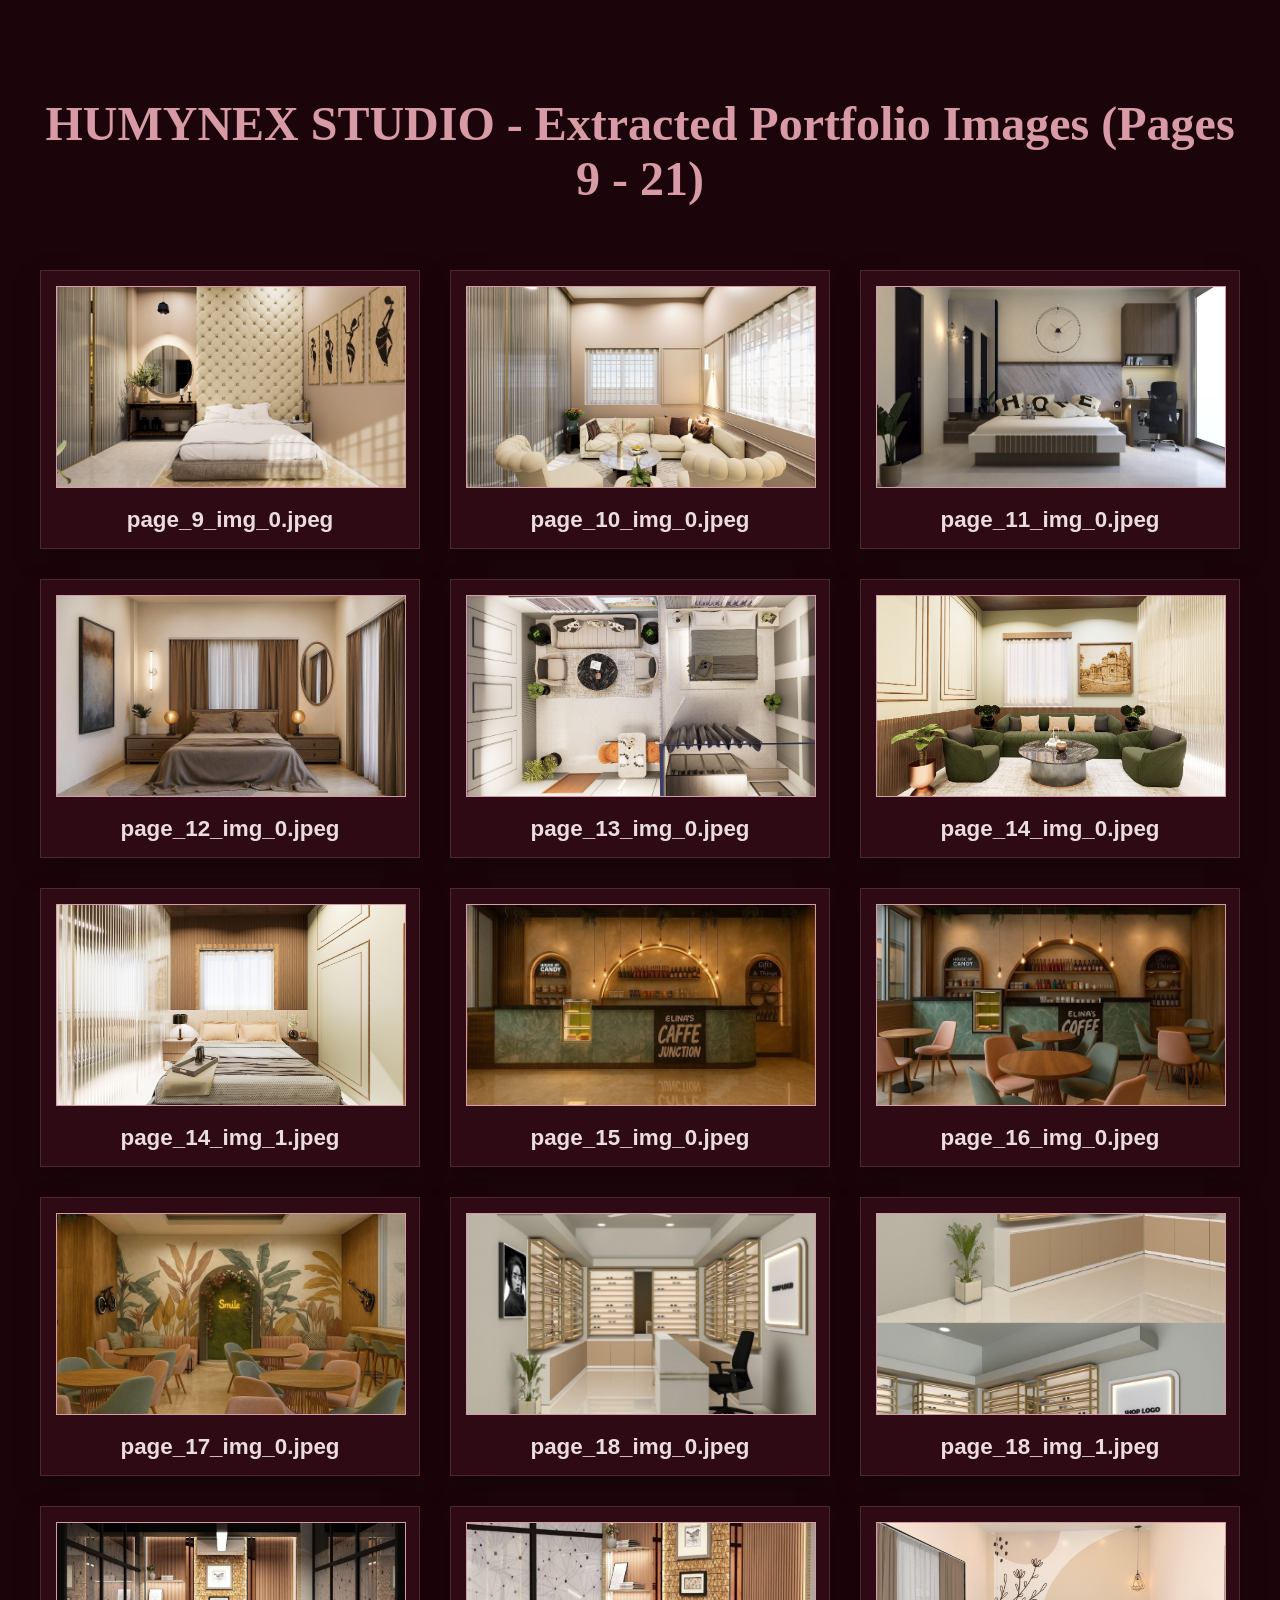
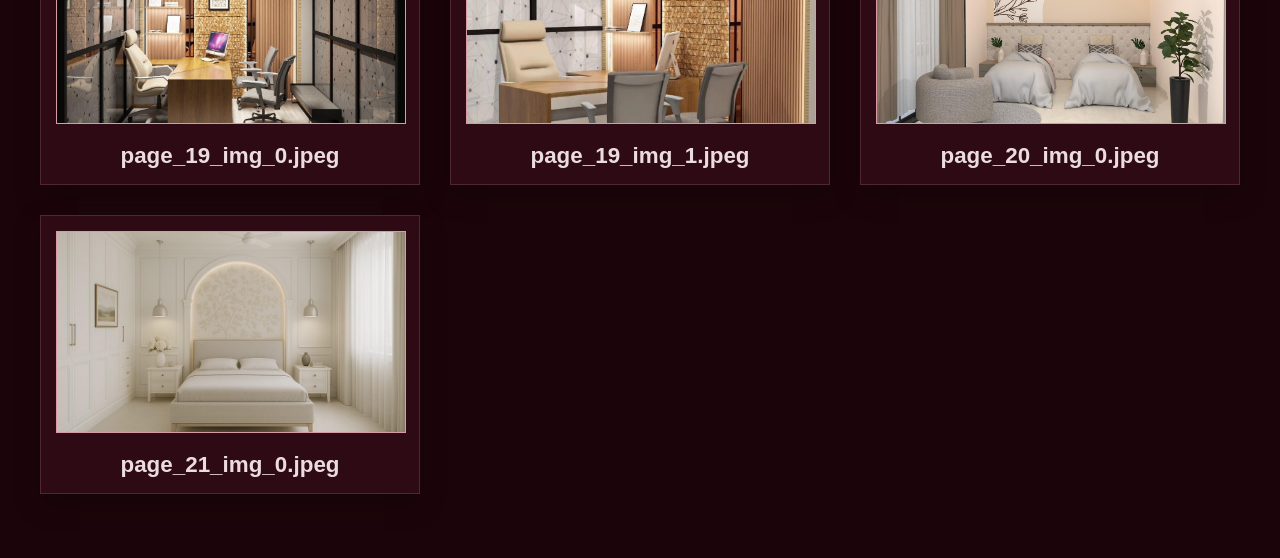
<file: public/preview_images.html>
<!DOCTYPE html>
<html lang="en">
<head>
  <meta charset="UTF-8">
  <meta name="viewport" content="width=device-width, initial-scale=1.0">
  <title>Portfolio Images Preview | HUMYNEX STUDIO</title>
  <style>
    body {
      font-family: 'Inter', sans-serif;
      background-color: #1c050a;
      color: #faf5f6;
      padding: 4rem 2rem;
      margin: 0;
    }
    h1 {
      font-family: 'Playfair Display', Georgia, serif;
      text-align: center;
      color: #d89ba6;
      font-size: 3rem;
      margin-bottom: 4rem;
    }
    .grid {
      display: grid;
      grid-template-columns: repeat(auto-fill, minmax(280px, 1fr));
      gap: 30px;
      max-width: 1200px;
      margin: 0 auto;
    }
    .card {
      background-color: #2d0a14;
      border: 1px solid rgba(216, 155, 166, 0.2);
      padding: 15px;
      text-align: center;
      box-shadow: 0 10px 25px rgba(0,0,0,0.3);
      transition: transform 0.3s ease;
    }
    .card:hover {
      transform: translateY(-5px);
    }
    .card img {
      width: 100%;
      height: 200px;
      object-fit: cover;
      border: 1px solid #d89ba6;
      cursor: pointer;
    }
    .info {
      margin-top: 15px;
      font-size: 1.4rem;
      font-weight: 600;
      color: #ebdce0;
    }
  </style>
</head>
<body>
  <h1>HUMYNEX STUDIO - Extracted Portfolio Images (Pages 9 - 21)</h1>
  <div class="grid" id="grid"></div>
  <script>
    const images = [
      "page_9_img_0.jpeg", "page_10_img_0.jpeg", "page_11_img_0.jpeg", "page_12_img_0.jpeg",
      "page_13_img_0.jpeg", "page_14_img_0.jpeg", "page_14_img_1.jpeg", "page_15_img_0.jpeg",
      "page_16_img_0.jpeg", "page_17_img_0.jpeg", "page_18_img_0.jpeg", "page_18_img_1.jpeg",
      "page_19_img_0.jpeg", "page_19_img_1.jpeg", "page_20_img_0.jpeg", "page_21_img_0.jpeg"
    ];
    const grid = document.getElementById('grid');
    images.forEach(img => {
      const card = document.createElement('div');
      card.className = 'card';
      card.innerHTML = `
        <img src="images/extracted/${img}" alt="${img}" onclick="window.open(this.src, '_blank')">
        <div class="info">${img}</div>
      `;
      grid.appendChild(card);
    });
  </script>
</body>
</html>
</file>
<file: public/style.css>
/* ==========================================
   PREMIUM ARCHITECTURE & INTERIOR DESIGN
   GLOBAL STYLESHEET (style.css)
   ========================================== */

/* --- Google Fonts Import --- */
@import url('https://fonts.googleapis.com/css2?family=Inter:wght@300;400;500;600;700&family=Playfair+Display:ital,wght@0,400;0,500;0,600;0,700;1,400&display=swap');

/* --- CSS Variables / Design Tokens --- */
:root {
  /* Color Palette - Matched perfectly to the Burgundy and Rose Gold brand logo */
  --color-charcoal-dark: #1c050a;
  --color-charcoal: #2d0a14;
  --color-charcoal-light: #3e121e;
  --color-gold: #d89ba6;
  --color-gold-hover: #b0707c;
  --color-gold-light: rgba(216, 155, 166, 0.15);
  --color-cream: #faf5f6;
  --color-white: #ffffff;
  --color-gray-dark: #4a383c;
  --color-gray-medium: #7d666b;
  --color-gray-light: #ebdce0;
  --color-gray-bg: #f5ecef;

  /* Typography */
  --font-serif: 'Playfair Display', Georgia, serif;
  --font-sans: 'Inter', system-ui, -apple-system, sans-serif;

  /* Transitions & Animation */
  --transition-smooth: all 0.5s cubic-bezier(0.25, 1, 0.5, 1);
  --transition-fast: all 0.25s ease;
  
  /* Shadows & Glassmorphism */
  --shadow-premium: 0 20px 40px rgba(28, 5, 10, 0.08);
  --shadow-light: 0 10px 20px rgba(28, 5, 10, 0.03);
  --glass-bg: rgba(28, 5, 10, 0.85);
  --glass-border: rgba(216, 155, 166, 0.2);
  --glass-blur: blur(12px);

  /* Spacing */
  --section-padding: 8rem 2rem;
  --section-padding-mobile: 5rem 1.5rem;
}

/* --- Base & Reset Styles --- */
*, *::before, *::after {
  box-sizing: border-box;
  margin: 0;
  padding: 0;
}

html {
  font-size: 62.5%; /* 10px base font size */
  scroll-behavior: smooth;
  scroll-padding-top: 80px;
}

body {
  font-family: var(--font-sans);
  font-size: 1.6rem;
  line-height: 1.7;
  background-color: var(--color-white);
  color: var(--color-charcoal);
  overflow-x: hidden;
  -webkit-font-smoothing: antialiased;
}

/* Custom Scrollbar */
::-webkit-scrollbar {
  width: 8px;
}

::-webkit-scrollbar-track {
  background: var(--color-charcoal-dark);
}

::-webkit-scrollbar-thumb {
  background: var(--color-gold);
  border-radius: 4px;
}

::-webkit-scrollbar-thumb:hover {
  background: var(--color-gold-hover);
}

/* --- Typography Defaults --- */
h1, h2, h3, h4, h5, h6 {
  font-family: var(--font-serif);
  font-weight: 500;
  line-height: 1.25;
  letter-spacing: -0.02em;
  color: var(--color-charcoal-dark);
}

p {
  color: var(--color-gray-medium);
  font-weight: 400;
  margin-bottom: 1.5rem;
}

a {
  text-decoration: none;
  color: inherit;
  transition: var(--transition-fast);
}

/* --- Component Utilities --- */
.container {
  max-width: 1280px;
  margin: 0 auto;
  padding: 0 2rem;
}

.section-header {
  text-align: center;
  max-width: 700px;
  margin: 0 auto 6rem auto;
}

.section-subtitle {
  font-family: var(--font-sans);
  font-size: 1.4rem;
  text-transform: uppercase;
  letter-spacing: 0.25em;
  color: var(--color-gold);
  font-weight: 600;
  display: block;
  margin-bottom: 1.5rem;
}

.section-title {
  font-size: 4.2rem;
  color: var(--color-charcoal-dark);
  position: relative;
  display: inline-block;
  padding-bottom: 1.5rem;
}

.section-title::after {
  content: '';
  position: absolute;
  bottom: 0;
  left: 50%;
  transform: translateX(-50%);
  width: 60px;
  height: 2px;
  background-color: var(--color-gold);
}

.section-title.left-align {
  text-align: left;
}

.section-title.left-align::after {
  left: 0;
  transform: none;
}

.btn {
  display: inline-flex;
  align-items: center;
  justify-content: center;
  padding: 1.6rem 3.2rem;
  font-family: var(--font-sans);
  font-size: 1.4rem;
  font-weight: 600;
  text-transform: uppercase;
  letter-spacing: 0.15em;
  border-radius: 0;
  transition: var(--transition-smooth);
  cursor: pointer;
  border: 1px solid transparent;
  gap: 1rem;
}

.btn-primary {
  background-color: var(--color-charcoal-dark);
  color: var(--color-white);
}

.btn-primary:hover {
  background-color: var(--color-gold);
  color: var(--color-charcoal-dark);
  transform: translateY(-3px);
}

.btn-secondary {
  background-color: transparent;
  color: var(--color-charcoal-dark);
  border: 1px solid var(--color-charcoal-dark);
}

.btn-secondary:hover {
  background-color: var(--color-charcoal-dark);
  color: var(--color-white);
  transform: translateY(-3px);
}

.btn-gold {
  background-color: var(--color-gold);
  color: var(--color-charcoal-dark);
}

.btn-gold:hover {
  background-color: var(--color-charcoal-dark);
  color: var(--color-white);
  transform: translateY(-3px);
}

.btn-outline-gold {
  background-color: transparent;
  color: var(--color-gold);
  border: 1px solid var(--color-gold);
}

.btn-outline-gold:hover {
  background-color: var(--color-gold);
  color: var(--color-charcoal-dark);
  transform: translateY(-3px);
}

/* --- Scroll Animation Reveals --- */
.reveal {
  opacity: 0;
  transform: translateY(40px);
  transition: opacity 1.2s cubic-bezier(0.25, 1, 0.5, 1), transform 1.2s cubic-bezier(0.25, 1, 0.5, 1);
}

.reveal.active {
  opacity: 1;
  transform: translateY(0);
}

.reveal-left {
  opacity: 0;
  transform: translateX(-50px);
  transition: opacity 1.2s cubic-bezier(0.25, 1, 0.5, 1), transform 1.2s cubic-bezier(0.25, 1, 0.5, 1);
}

.reveal-left.active {
  opacity: 1;
  transform: translateX(0);
}

.reveal-right {
  opacity: 0;
  transform: translateX(50px);
  transition: opacity 1.2s cubic-bezier(0.25, 1, 0.5, 1), transform 1.2s cubic-bezier(0.25, 1, 0.5, 1);
}

.reveal-right.active {
  opacity: 1;
  transform: translateX(0);
}

/* --- Navigation Header --- */
.header {
  position: fixed;
  top: 0;
  left: 0;
  width: 100%;
  z-index: 1000;
  background-color: transparent;
  transition: var(--transition-smooth);
  border-bottom: 1px solid transparent;
}

.header.scrolled {
  background-color: var(--glass-bg);
  backdrop-filter: var(--glass-blur);
  -webkit-backdrop-filter: var(--glass-blur);
  border-bottom: 1px solid var(--glass-border);
  box-shadow: 0 10px 30px rgba(0,0,0,0.2);
}

.nav-container {
  display: flex;
  justify-content: space-between;
  align-items: center;
  height: 90px;
  transition: var(--transition-smooth);
}

.header.scrolled .nav-container {
  height: 75px;
}

.logo {
  display: flex;
  align-items: center;
  gap: 1.2rem;
}

.logo-img {
  height: 70px;
  width: auto;
  border: 1.5px solid rgba(216, 155, 166, 0.6);
  box-shadow: 0 10px 30px rgba(0, 0, 0, 0.35);
  transition: var(--transition-smooth);
}

.header.scrolled .logo-img {
  height: 55px;
  border-color: rgba(216, 155, 166, 0.8);
}

.footer-logo-img {
  height: 90px;
  border: 2px solid rgba(216, 155, 166, 0.4);
}

.logo-icon {
  display: none;
}

.logo-text {
  display: none;
}

.nav-menu {
  display: flex;
  list-style: none;
  gap: 4rem;
  align-items: center;
}

.nav-link {
  font-family: var(--font-sans);
  font-size: 1.3rem;
  font-weight: 500;
  text-transform: uppercase;
  letter-spacing: 0.15em;
  color: rgba(255, 255, 255, 0.8);
  position: relative;
  padding: 1rem 0;
}

.header.scrolled .nav-link {
  color: rgba(255, 255, 255, 0.9);
}

.nav-link::after {
  content: '';
  position: absolute;
  bottom: 0;
  left: 0;
  width: 0;
  height: 1.5px;
  background-color: var(--color-gold);
  transition: var(--transition-fast);
}

.nav-link:hover {
  color: var(--color-gold);
}

.nav-link:hover::after {
  width: 100%;
}

.nav-cta {
  display: inline-block;
}

.nav-toggle {
  display: none;
  flex-direction: column;
  justify-content: space-between;
  width: 30px;
  height: 20px;
  cursor: pointer;
}

.nav-toggle span {
  width: 100%;
  height: 2px;
  background-color: var(--color-white);
  transition: var(--transition-fast);
}

/* --- Hero Section --- */
.hero {
  height: 100vh;
  position: relative;
  display: flex;
  align-items: center;
  background-color: var(--color-charcoal-dark);
  overflow: hidden;
}

.hero-overlay {
  position: absolute;
  top: 0;
  left: 0;
  width: 100%;
  height: 100%;
  background: linear-gradient(135deg, rgba(15,15,16,0.95) 0%, rgba(15,15,16,0.7) 50%, rgba(15,15,16,0.3) 100%);
  z-index: 2;
}

.hero-bg {
  position: absolute;
  top: 0;
  left: 0;
  width: 100%;
  height: 100%;
  background-image: url('images/hero_bg.jpg');
  background-size: cover;
  background-position: center;
  transform: scale(1.05);
  animation: zoomBg 20s infinite alternate ease-in-out;
  z-index: 1;
}

@keyframes zoomBg {
  0% { transform: scale(1.03); }
  100% { transform: scale(1.1); }
}

.hero-content {
  position: relative;
  z-index: 3;
  color: var(--color-white);
  max-width: 900px;
  padding: 0 2rem;
}

.hero-subtitle {
  font-family: var(--font-sans);
  font-size: 1.6rem;
  text-transform: uppercase;
  letter-spacing: 0.4em;
  color: var(--color-gold);
  margin-bottom: 2.5rem;
  display: block;
  font-weight: 500;
  animation: fadeInUp 1s ease forwards;
}

.hero-title {
  font-size: 6.8rem;
  line-height: 1.15;
  margin-bottom: 3rem;
  color: var(--color-white);
  animation: fadeInUp 1.2s ease forwards;
}

.hero-title span {
  display: block;
  font-family: var(--font-serif);
  font-style: italic;
  color: var(--color-gold);
}

.hero-desc {
  font-size: 1.8rem;
  color: rgba(255, 255, 255, 0.7);
  max-width: 650px;
  margin-bottom: 4rem;
  animation: fadeInUp 1.4s ease forwards;
}

.hero-actions {
  display: flex;
  gap: 2rem;
  animation: fadeInUp 1.6s ease forwards;
}

.scroll-indicator {
  position: absolute;
  bottom: 4rem;
  left: 50%;
  transform: translateX(-50%);
  z-index: 3;
  display: flex;
  flex-direction: column;
  align-items: center;
  color: var(--color-white);
  font-size: 1.1rem;
  text-transform: uppercase;
  letter-spacing: 0.3em;
  opacity: 0.6;
}

.scroll-mouse {
  width: 20px;
  height: 35px;
  border: 1.5px solid var(--color-white);
  border-radius: 20px;
  position: relative;
  margin-top: 1rem;
}

.scroll-wheel {
  width: 4px;
  height: 8px;
  background-color: var(--color-gold);
  border-radius: 2px;
  position: absolute;
  top: 6px;
  left: 50%;
  transform: translateX(-50%);
  animation: scrollWheel 2s infinite ease-in-out;
}

@keyframes scrollWheel {
  0% { transform: translate(-50%, 0); opacity: 0; }
  30% { opacity: 1; }
  100% { transform: translate(-50%, 15px); opacity: 0; }
}

@keyframes fadeInUp {
  from { opacity: 0; transform: translateY(30px); }
  to { opacity: 1; transform: translateY(0); }
}

/* --- Brand Story Section (Philosophy) --- */
.philosophy {
  padding: var(--section-padding);
  background-color: var(--color-cream);
  position: relative;
  overflow: hidden;
}

.philosophy::before {
  content: 'DESIGN';
  position: absolute;
  top: 5rem;
  right: -5rem;
  font-family: var(--font-serif);
  font-size: 18rem;
  color: rgba(0, 0, 0, 0.02);
  font-weight: 700;
  pointer-events: none;
}

.philosophy-grid {
  display: grid;
  grid-template-columns: 1fr 1.2fr;
  gap: 8rem;
  align-items: center;
}

.philosophy-image {
  position: relative;
}

.philosophy-image img {
  width: 100%;
  height: 550px;
  object-fit: cover;
  box-shadow: var(--shadow-premium);
}

.philosophy-image::after {
  content: '';
  position: absolute;
  top: 3rem;
  left: -3rem;
  width: 100%;
  height: 100%;
  border: 2px solid var(--color-gold);
  z-index: -1;
}

.philosophy-content {
  padding-right: 4rem;
}

.philosophy-quote {
  font-family: var(--font-serif);
  font-size: 3.2rem;
  line-height: 1.4;
  color: var(--color-charcoal-dark);
  margin-bottom: 3rem;
  position: relative;
  padding-left: 2rem;
  border-left: 3px solid var(--color-gold);
}

.philosophy-text {
  font-size: 1.6rem;
  color: var(--color-gray-medium);
  margin-bottom: 4rem;
}

.philosophy-pillars {
  display: grid;
  grid-template-columns: repeat(3, 1fr);
  gap: 3rem;
}

.pillar-card {
  padding: 2rem;
  background-color: var(--color-white);
  border-top: 2.5px solid var(--color-gold);
  box-shadow: var(--shadow-light);
  transition: var(--transition-smooth);
}

.pillar-card:hover {
  transform: translateY(-5px);
  box-shadow: var(--shadow-premium);
}

.pillar-card h4 {
  font-size: 1.8rem;
  margin-bottom: 1rem;
}

.pillar-card p {
  font-size: 1.4rem;
  margin-bottom: 0;
}

/* --- Project Portfolio Section --- */
.portfolio {
  padding: var(--section-padding);
  background-color: var(--color-white);
}

.portfolio-filters {
  display: flex;
  justify-content: center;
  flex-wrap: wrap;
  gap: 1.5rem;
  margin-bottom: 5rem;
  list-style: none;
}

.filter-btn {
  background: none;
  border: none;
  padding: 1rem 2.5rem;
  font-family: var(--font-sans);
  font-size: 1.3rem;
  text-transform: uppercase;
  letter-spacing: 0.15em;
  font-weight: 500;
  cursor: pointer;
  color: var(--color-gray-medium);
  border: 1px solid var(--color-gray-light);
  transition: var(--transition-fast);
}

.filter-btn:hover, .filter-btn.active {
  background-color: var(--color-charcoal-dark);
  color: var(--color-white);
  border-color: var(--color-charcoal-dark);
}

.portfolio-grid {
  display: grid;
  grid-template-columns: repeat(3, 1fr);
  gap: 3rem;
}

.portfolio-item {
  position: relative;
  overflow: hidden;
  height: 450px;
  cursor: pointer;
  group: hover;
  opacity: 1;
  transform: scale(1);
  transition: opacity 0.5s ease, transform 0.5s ease;
}

.portfolio-item.hidden {
  opacity: 0;
  transform: scale(0.8);
  pointer-events: none;
  position: absolute;
  width: 0;
  height: 0;
  overflow: hidden;
  margin: 0;
  padding: 0;
}

.portfolio-image-wrapper {
  width: 100%;
  height: 100%;
  overflow: hidden;
  position: relative;
}

.portfolio-item img {
  width: 100%;
  height: 100%;
  object-fit: cover;
  transition: transform 0.8s cubic-bezier(0.25, 1, 0.5, 1);
}

.portfolio-overlay {
  position: absolute;
  top: 0;
  left: 0;
  width: 100%;
  height: 100%;
  background: linear-gradient(to top, rgba(15,15,16,0.9) 0%, rgba(15,15,16,0.3) 60%, transparent 100%);
  opacity: 0.85;
  transition: var(--transition-smooth);
}

.portfolio-info {
  position: absolute;
  bottom: 0;
  left: 0;
  width: 100%;
  padding: 4rem 3rem;
  z-index: 3;
  color: var(--color-white);
  transform: translateY(20px);
  transition: var(--transition-smooth);
}

.portfolio-category {
  font-family: var(--font-sans);
  font-size: 1.1rem;
  text-transform: uppercase;
  letter-spacing: 0.2em;
  color: var(--color-gold);
  display: block;
  margin-bottom: 1rem;
  opacity: 0.8;
}

.portfolio-title {
  font-size: 2.6rem;
  color: var(--color-white);
  margin-bottom: 1rem;
}

.portfolio-details-btn {
  font-family: var(--font-sans);
  font-size: 1.2rem;
  text-transform: uppercase;
  letter-spacing: 0.15em;
  color: var(--color-white);
  display: flex;
  align-items: center;
  gap: 0.8rem;
  opacity: 0;
  transform: translateY(10px);
  transition: var(--transition-smooth);
}

.portfolio-details-btn svg {
  fill: var(--color-white);
  transition: var(--transition-fast);
}

/* Hover States */
.portfolio-item:hover img {
  transform: scale(1.08);
}

.portfolio-item:hover .portfolio-overlay {
  background: linear-gradient(to top, rgba(15,15,16,0.95) 0%, rgba(15,15,16,0.5) 50%, rgba(15,15,16,0.2) 100%);
}

.portfolio-item:hover .portfolio-info {
  transform: translateY(0);
}

.portfolio-item:hover .portfolio-details-btn {
  opacity: 1;
  transform: translateY(0);
}

.portfolio-details-btn:hover svg {
  transform: translateX(5px);
}

/* --- Project Modal / Detail View --- */
.modal {
  position: fixed;
  top: 0;
  left: 0;
  width: 100%;
  height: 100%;
  background-color: rgba(15, 15, 16, 0.95);
  z-index: 2000;
  display: flex;
  justify-content: center;
  align-items: center;
  opacity: 0;
  pointer-events: none;
  transition: opacity 0.5s ease;
  backdrop-filter: blur(10px);
  padding: 4rem;
}

.modal.active {
  opacity: 1;
  pointer-events: auto;
}

.modal-content {
  background-color: transparent;
  width: 100%;
  height: 100%;
  display: flex;
  justify-content: center;
  align-items: center;
  position: relative;
  box-shadow: none;
  transform: scale(0.9);
  transition: transform 0.5s cubic-bezier(0.25, 1, 0.5, 1);
  overflow: visible;
}

.modal.active .modal-content {
  transform: scale(1);
}

.modal-close {
  position: fixed;
  top: 2rem;
  right: 2rem;
  background: var(--color-charcoal-dark);
  border: 1px solid var(--color-gold);
  color: var(--color-white);
  width: 45px;
  height: 45px;
  border-radius: 50%;
  font-size: 2.2rem;
  cursor: pointer;
  display: flex;
  align-items: center;
  justify-content: center;
  z-index: 2010;
  transition: var(--transition-fast);
}

.modal-close:hover {
  background-color: var(--color-gold);
  color: var(--color-charcoal-dark);
}

.modal-image {
  width: 100%;
  height: 100%;
  display: flex;
  justify-content: center;
  align-items: center;
}

.modal-image img {
  width: auto;
  height: auto;
  max-width: 90vw;
  max-height: 85vh;
  object-fit: contain;
  border: 2px solid var(--color-gold);
  box-shadow: 0 20px 50px rgba(0,0,0,0.6);
}

/* --- Studio Section (Meet Our Studio) --- */
.studio {
  padding: var(--section-padding);
  background-color: var(--color-charcoal-dark);
  color: var(--color-white);
  position: relative;
}

.studio .section-title {
  color: var(--color-white);
}

.studio-grid {
  display: grid;
  grid-template-columns: 1.2fr 1fr;
  gap: 8rem;
  align-items: center;
}

.studio-image-wrapper {
  position: relative;
}

.studio-image-wrapper img {
  width: 100%;
  height: 550px;
  object-fit: cover;
  border-left: 4px solid var(--color-gold);
}

.studio-experience-badge {
  position: absolute;
  bottom: -3rem;
  right: 3rem;
  background-color: var(--color-gold);
  color: var(--color-charcoal-dark);
  padding: 3.5rem;
  display: flex;
  flex-direction: column;
  align-items: center;
  justify-content: center;
  box-shadow: 0 15px 30px rgba(0,0,0,0.3);
}

.studio-experience-num {
  font-family: var(--font-serif);
  font-size: 4.8rem;
  font-weight: 700;
  line-height: 1;
}

.studio-experience-lbl {
  font-family: var(--font-sans);
  font-size: 1.1rem;
  text-transform: uppercase;
  letter-spacing: 0.15em;
  font-weight: 600;
  margin-top: 0.5rem;
  text-align: center;
}

.studio-content {
  padding-left: 2rem;
}

.studio-message-title {
  font-family: var(--font-serif);
  font-size: 2.8rem;
  color: var(--color-gold);
  margin-bottom: 2rem;
  font-style: italic;
}

.studio-desc {
  font-size: 1.6rem;
  color: rgba(255, 255, 255, 0.7);
  margin-bottom: 4rem;
}

.studio-stats {
  display: grid;
  grid-template-columns: repeat(3, 1fr);
  gap: 3rem;
  margin-top: 4rem;
  border-top: 1px solid rgba(255, 255, 255, 0.1);
  padding-top: 4rem;
}

.stat-item {
  text-align: center;
}

.stat-number {
  font-family: var(--font-serif);
  font-size: 4.2rem;
  font-weight: 700;
  color: var(--color-gold);
  line-height: 1;
  margin-bottom: 0.8rem;
}

.stat-label {
  font-family: var(--font-sans);
  font-size: 1.1rem;
  text-transform: uppercase;
  letter-spacing: 0.15em;
  color: rgba(255, 255, 255, 0.5);
}

/* --- Services Section --- */
.services {
  padding: var(--section-padding);
  background-color: var(--color-cream);
}

.services-grid {
  display: grid;
  grid-template-columns: repeat(3, 1fr);
  gap: 3rem;
}

.service-card {
  background-color: var(--color-white);
  padding: 5rem 4rem;
  box-shadow: var(--shadow-light);
  border: 1px solid var(--color-gray-light);
  transition: var(--transition-smooth);
  position: relative;
  overflow: hidden;
  z-index: 1;
}

.service-card::after {
  content: '';
  position: absolute;
  bottom: 0;
  left: 0;
  width: 100%;
  height: 0%;
  background-color: var(--color-charcoal-dark);
  z-index: -1;
  transition: var(--transition-smooth);
}

.service-card:hover {
  transform: translateY(-8px);
  border-color: var(--color-charcoal-dark);
  color: var(--color-white);
  box-shadow: var(--shadow-premium);
}

.service-card:hover::after {
  height: 100%;
}

.service-icon {
  margin-bottom: 3rem;
  display: inline-block;
  color: var(--color-gold);
  transition: var(--transition-smooth);
}

.service-card:hover .service-icon {
  transform: scale(1.1);
  color: var(--color-white);
}

.service-title {
  font-size: 2.2rem;
  margin-bottom: 2rem;
  transition: var(--transition-fast);
}

.service-card:hover .service-title {
  color: var(--color-gold);
}

.service-desc {
  font-size: 1.5rem;
  color: var(--color-gray-medium);
  margin-bottom: 0;
  transition: var(--transition-fast);
}

.service-card:hover .service-desc {
  color: rgba(255, 255, 255, 0.7);
}

/* --- Design Process Section --- */
.process {
  padding: var(--section-padding);
  background-color: var(--color-white);
}

.timeline {
  display: flex;
  justify-content: space-between;
  position: relative;
  margin-top: 10rem;
  max-width: 1100px;
  margin-left: auto;
  margin-right: auto;
}

.timeline::before {
  content: '';
  position: absolute;
  top: 35px;
  left: 5%;
  width: 90%;
  height: 2px;
  background-color: var(--color-gray-light);
  z-index: 1;
}

.timeline-progress {
  content: '';
  position: absolute;
  top: 35px;
  left: 5%;
  width: 0%; /* Dynamic fill with JS */
  height: 2px;
  background-color: var(--color-gold);
  z-index: 2;
  transition: width 1s cubic-bezier(0.25, 1, 0.5, 1);
}

.timeline-step {
  display: flex;
  flex-direction: column;
  align-items: center;
  width: 15%;
  position: relative;
  z-index: 3;
  cursor: pointer;
}

.step-number {
  width: 70px;
  height: 70px;
  border-radius: 50%;
  background-color: var(--color-white);
  border: 2px solid var(--color-gray-light);
  display: flex;
  align-items: center;
  justify-content: center;
  font-family: var(--font-serif);
  font-size: 2rem;
  font-weight: 600;
  color: var(--color-gray-medium);
  margin-bottom: 2.5rem;
  transition: var(--transition-smooth);
  box-shadow: var(--shadow-light);
}

.timeline-step:hover .step-number, .timeline-step.active .step-number {
  border-color: var(--color-gold);
  color: var(--color-gold);
  background-color: var(--color-charcoal-dark);
  transform: scale(1.1);
  box-shadow: 0 10px 20px rgba(197, 168, 128, 0.2);
}

.step-title {
  font-family: var(--font-sans);
  font-size: 1.5rem;
  font-weight: 600;
  text-transform: uppercase;
  letter-spacing: 0.1em;
  color: var(--color-charcoal-dark);
  text-align: center;
  margin-bottom: 1rem;
}

.step-desc {
  font-size: 1.3rem;
  color: var(--color-gray-medium);
  text-align: center;
  opacity: 0;
  transform: translateY(10px);
  transition: var(--transition-smooth);
  pointer-events: none;
  max-width: 140px;
}

.timeline-step.active .step-desc {
  opacity: 1;
  transform: translateY(0);
}

/* --- Client Testimonials Section --- */
.testimonials {
  padding: var(--section-padding);
  background-color: var(--color-charcoal);
  color: var(--color-white);
  overflow: hidden;
}

.testimonials .section-title {
  color: var(--color-white);
}

.testimonials-slider {
  max-width: 900px;
  margin: 0 auto;
  position: relative;
}

.testimonials-track {
  display: flex;
  transition: transform 0.6s cubic-bezier(0.25, 1, 0.5, 1);
}

.testimonial-slide {
  min-width: 100%;
  padding: 2rem;
  text-align: center;
  display: flex;
  flex-direction: column;
  align-items: center;
}

.quote-icon {
  font-family: var(--font-serif);
  font-size: 10rem;
  line-height: 1;
  color: var(--color-gold);
  opacity: 0.2;
  margin-bottom: -4rem;
}

.testimonial-text {
  font-family: var(--font-serif);
  font-size: 2.6rem;
  line-height: 1.5;
  font-style: italic;
  color: rgba(255, 255, 255, 0.9);
  margin-bottom: 4rem;
  position: relative;
  z-index: 2;
}

.client-info {
  display: flex;
  flex-direction: column;
  align-items: center;
}

.client-name {
  font-family: var(--font-sans);
  font-size: 1.6rem;
  font-weight: 600;
  text-transform: uppercase;
  letter-spacing: 0.15em;
  color: var(--color-white);
  margin-bottom: 0.5rem;
}

.client-project {
  font-size: 1.3rem;
  color: var(--color-gold);
}

.slider-controls {
  display: flex;
  justify-content: center;
  align-items: center;
  margin-top: 5rem;
  gap: 2.5rem;
}

.slider-btn {
  background: none;
  border: 1px solid rgba(255, 255, 255, 0.2);
  width: 50px;
  height: 50px;
  border-radius: 50%;
  cursor: pointer;
  display: flex;
  align-items: center;
  justify-content: center;
  transition: var(--transition-fast);
}

.slider-btn svg {
  fill: var(--color-white);
}

.slider-btn:hover {
  background-color: var(--color-gold);
  border-color: var(--color-gold);
}

.slider-btn:hover svg {
  fill: var(--color-charcoal-dark);
}

.slider-dots {
  display: flex;
  gap: 1rem;
}

.dot {
  width: 8px;
  height: 8px;
  border-radius: 50%;
  background-color: rgba(255, 255, 255, 0.2);
  cursor: pointer;
  transition: var(--transition-fast);
}

.dot.active {
  background-color: var(--color-gold);
  transform: scale(1.3);
}

/* --- Lead Capture Section (Consultation Form) --- */
.consultation {
  padding: var(--section-padding);
  background-color: var(--color-white);
  position: relative;
}

.consultation::before {
  content: '';
  position: absolute;
  top: 0;
  right: 0;
  width: 40%;
  height: 100%;
  background-color: var(--color-cream);
  z-index: 1;
}

.consultation-container {
  display: grid;
  grid-template-columns: 1.2fr 1fr;
  gap: 8rem;
  position: relative;
  z-index: 2;
}

.consultation-info {
  padding-right: 4rem;
}

.consultation-title {
  font-size: 4.8rem;
  margin-bottom: 3rem;
  color: var(--color-charcoal-dark);
}

.consultation-desc {
  font-size: 1.6rem;
  color: var(--color-gray-medium);
  margin-bottom: 5rem;
}

.benefits-list {
  list-style: none;
  display: flex;
  flex-direction: column;
  gap: 2.5rem;
}

.benefit-item {
  display: flex;
  gap: 2rem;
  align-items: flex-start;
}

.benefit-icon {
  color: var(--color-gold);
  flex-shrink: 0;
  margin-top: 0.3rem;
}

.benefit-item h5 {
  font-family: var(--font-sans);
  font-size: 1.6rem;
  font-weight: 600;
  margin-bottom: 0.5rem;
  color: var(--color-charcoal-dark);
}

.benefit-item p {
  font-size: 1.4rem;
  margin-bottom: 0;
}

.consultation-form-wrapper {
  background-color: var(--color-white);
  padding: 5rem;
  box-shadow: var(--shadow-premium);
  border: 1px solid var(--color-gray-light);
}

.form-group-row {
  display: grid;
  grid-template-columns: 1fr 1fr;
  gap: 2.5rem;
}

.form-group {
  margin-bottom: 2.5rem;
  position: relative;
}

.form-input {
  width: 100%;
  padding: 1.6rem 0;
  font-family: var(--font-sans);
  font-size: 1.4rem;
  color: var(--color-charcoal);
  border: none;
  border-bottom: 1.5px solid var(--color-gray-light);
  background: transparent;
  outline: none;
  transition: var(--transition-fast);
}

.form-label {
  position: absolute;
  top: 1.6rem;
  left: 0;
  font-family: var(--font-sans);
  font-size: 1.4rem;
  color: var(--color-gray-medium);
  pointer-events: none;
  transition: var(--transition-fast);
}

/* Floating Label Animation */
.form-input:focus ~ .form-label,
.form-input:not(:placeholder-shown) ~ .form-label {
  top: -1rem;
  font-size: 1.1rem;
  color: var(--color-gold);
  font-weight: 600;
  letter-spacing: 0.05em;
}

.form-input:focus {
  border-bottom-color: var(--color-gold);
}

select.form-input {
  cursor: pointer;
  color: var(--color-gray-medium);
}

select.form-input:focus, select.form-input:not([value=""]):valid {
  color: var(--color-charcoal);
}

.form-submit-btn {
  width: 100%;
  margin-top: 1.5rem;
}

/* Custom Success Message */
.form-alert {
  padding: 2rem;
  background-color: var(--color-gold-light);
  border-left: 4px solid var(--color-gold);
  color: var(--color-charcoal-dark);
  font-size: 1.5rem;
  margin-bottom: 3rem;
  display: none;
}

.form-alert.success {
  display: block;
}

/* --- Contact & Location Section --- */
.contact {
  padding: var(--section-padding);
  background-color: var(--color-cream);
}

.contact-grid {
  display: grid;
  grid-template-columns: 1fr 1.2fr;
  gap: 8rem;
}

.contact-info-panel {
  display: flex;
  flex-direction: column;
}

.contact-headline {
  font-size: 3.6rem;
  margin-bottom: 2.5rem;
}

.contact-tagline {
  color: var(--color-gray-medium);
  margin-bottom: 5rem;
}

.contact-details {
  display: flex;
  flex-direction: column;
  gap: 4rem;
}

.contact-detail-item {
  display: flex;
  gap: 2rem;
  align-items: flex-start;
}

.contact-detail-icon {
  color: var(--color-gold);
  flex-shrink: 0;
}

.contact-detail-item h5 {
  font-family: var(--font-sans);
  font-size: 1.4rem;
  text-transform: uppercase;
  letter-spacing: 0.1em;
  color: var(--color-gray-medium);
  margin-bottom: 0.8rem;
  font-weight: 600;
}

.contact-detail-item p, .contact-detail-item a {
  font-size: 1.6rem;
  font-weight: 500;
  color: var(--color-charcoal-dark);
  margin-bottom: 0;
}

.contact-detail-item a:hover {
  color: var(--color-gold);
}

.contact-map-panel {
  height: 550px;
  background-color: var(--color-white);
  border: 1px solid var(--color-gray-light);
  padding: 1.5rem;
  box-shadow: var(--shadow-premium);
  display: flex;
  flex-direction: column;
}

.map-container {
  width: 100%;
  flex-grow: 1;
  background-color: var(--color-gray-bg);
  position: relative;
  overflow: hidden;
}

/* Beautiful custom mocked map styling */
.map-mockup {
  width: 100%;
  height: 100%;
  display: flex;
  flex-direction: column;
  align-items: center;
  justify-content: center;
  background-image: linear-gradient(rgba(244, 244, 245, 0.9), rgba(244, 244, 245, 0.9)), url('data:image/svg+xml;utf8,<svg xmlns="http://www.w3.org/2000/svg" width="100" height="100" viewBox="0 0 100 100"><path d="M 0,50 L 100,50 M 50,0 L 50,100" stroke="%23e4e4e7" stroke-width="1"/><path d="M 20,0 L 20,100 M 80,0 L 80,100 M 0,20 L 100,20 M 0,80 L 100,80" stroke="%23f4f4f5" stroke-width="0.5"/></svg>');
  background-size: 80px 80px;
  position: relative;
}

.map-marker {
  display: flex;
  flex-direction: column;
  align-items: center;
  z-index: 2;
  cursor: pointer;
  transition: var(--transition-smooth);
}

.map-marker:hover {
  transform: scale(1.1);
}

.marker-pin {
  width: 50px;
  height: 50px;
  border-radius: 50% 50% 50% 0;
  background-color: var(--color-charcoal-dark);
  border: 2px solid var(--color-gold);
  transform: rotate(-45deg);
  display: flex;
  align-items: center;
  justify-content: center;
  box-shadow: 0 10px 20px rgba(0,0,0,0.3);
}

.marker-pin::after {
  content: 'H';
  font-family: var(--font-serif);
  font-weight: 700;
  font-size: 1.8rem;
  color: var(--color-gold);
  transform: rotate(45deg);
}

.marker-shadow {
  width: 16px;
  height: 4px;
  background-color: rgba(0, 0, 0, 0.2);
  border-radius: 50%;
  margin-top: 1rem;
  animation: pulseShadow 2s infinite alternate;
}

.map-info-box {
  background-color: var(--color-white);
  padding: 1.5rem 2.5rem;
  box-shadow: var(--shadow-premium);
  border-top: 3px solid var(--color-gold);
  margin-top: 2rem;
  text-align: center;
  max-width: 280px;
  z-index: 2;
}

.map-info-box h6 {
  font-family: var(--font-sans);
  font-size: 1.3rem;
  font-weight: 700;
  text-transform: uppercase;
  letter-spacing: 0.1em;
  margin-bottom: 0.5rem;
}

.map-info-box p {
  font-size: 1.2rem;
  margin-bottom: 0;
  color: var(--color-gray-medium);
}

/* Floating WhatsApp Widget */
.whatsapp-widget {
  position: fixed;
  bottom: 3rem;
  right: 3rem;
  z-index: 1000;
  width: 50px;
  height: 50px;
  background-color: #25d366;
  border-radius: 50%;
  display: flex;
  align-items: center;
  justify-content: center;
  box-shadow: 0 10px 25px rgba(37, 211, 102, 0.4);
  transition: var(--transition-smooth);
}

.whatsapp-widget:hover {
  transform: scale(1.1) translateY(-5px);
  box-shadow: 0 15px 30px rgba(37, 211, 102, 0.6);
}

.whatsapp-widget svg {
  fill: var(--color-white);
  width: 25px;
  height: 25px;
}

/* --- Social Media Section --- */
.social-gallery {
  padding: var(--section-padding);
  background-color: var(--color-white);
}

.social-grid {
  display: grid;
  grid-template-columns: repeat(4, 1fr);
  gap: 2rem;
  margin-top: 5rem;
}

.social-card {
  position: relative;
  height: 300px;
  overflow: hidden;
  cursor: pointer;
}

.social-card img {
  width: 100%;
  height: 100%;
  object-fit: cover;
  transition: transform 0.8s ease;
}

.social-card-overlay {
  position: absolute;
  top: 0;
  left: 0;
  width: 100%;
  height: 100%;
  background-color: rgba(15, 15, 16, 0.85);
  display: flex;
  flex-direction: column;
  align-items: center;
  justify-content: center;
  opacity: 0;
  transition: var(--transition-smooth);
}

.social-icon {
  margin-bottom: 1.5rem;
  color: var(--color-gold);
}

.social-text {
  font-family: var(--font-sans);
  font-size: 1.3rem;
  text-transform: uppercase;
  letter-spacing: 0.15em;
  color: var(--color-white);
}

.social-card:hover img {
  transform: scale(1.08);
}

.social-card:hover .social-card-overlay {
  opacity: 1;
}

/* --- Footer --- */
.footer {
  background-color: var(--color-charcoal-dark);
  color: var(--color-white);
  padding: 8rem 2rem 4rem 2rem;
  border-top: 1px solid rgba(255,255,255,0.05);
}

.footer-grid {
  display: grid;
  grid-template-columns: 1.5fr 1fr 1fr 1.5fr;
  gap: 6rem;
  margin-bottom: 6rem;
}

.footer-brand .logo {
  margin-bottom: 2.5rem;
}

.footer-brand .logo-main {
  color: var(--color-white);
}

.footer-brand-desc {
  font-size: 1.4rem;
  color: rgba(255, 255, 255, 0.5);
  max-width: 320px;
  line-height: 1.8;
  margin-bottom: 3rem;
}

.footer-socials {
  display: flex;
  gap: 1.5rem;
}

.footer-social-link {
  width: 40px;
  height: 40px;
  border: 1px solid rgba(255, 255, 255, 0.1);
  display: flex;
  align-items: center;
  justify-content: center;
  border-radius: 50%;
  color: rgba(255, 255, 255, 0.6);
  transition: var(--transition-fast);
}

.footer-social-link:hover {
  background-color: var(--color-gold);
  border-color: var(--color-gold);
  color: var(--color-charcoal-dark);
  transform: translateY(-3px);
}

.footer-title {
  font-family: var(--font-sans);
  font-size: 1.4rem;
  font-weight: 700;
  text-transform: uppercase;
  letter-spacing: 0.2em;
  color: var(--color-gold);
  margin-bottom: 3rem;
}

.footer-links {
  list-style: none;
  display: flex;
  flex-direction: column;
  gap: 1.5rem;
}

.footer-links a {
  font-size: 1.4rem;
  color: rgba(255, 255, 255, 0.6);
  transition: var(--transition-fast);
}

.footer-links a:hover {
  color: var(--color-gold);
  padding-left: 5px;
}

.footer-newsletter-desc {
  font-size: 1.4rem;
  color: rgba(255, 255, 255, 0.5);
  margin-bottom: 2.5rem;
}

.newsletter-form {
  display: flex;
  border-bottom: 1.5px solid rgba(255, 255, 255, 0.15);
  padding-bottom: 1rem;
}

.newsletter-form:focus-within {
  border-bottom-color: var(--color-gold);
}

.newsletter-input {
  background: none;
  border: none;
  flex-grow: 1;
  color: var(--color-white);
  font-family: var(--font-sans);
  font-size: 1.4rem;
  outline: none;
  padding-right: 1.5rem;
}

.newsletter-input::placeholder {
  color: rgba(255, 255, 255, 0.3);
}

.newsletter-btn {
  background: none;
  border: none;
  color: var(--color-gold);
  cursor: pointer;
  font-size: 1.8rem;
  transition: var(--transition-fast);
  display: flex;
  align-items: center;
}

.newsletter-btn:hover {
  color: var(--color-white);
  transform: translateX(3px);
}

.footer-bottom {
  border-top: 1px solid rgba(255, 255, 255, 0.05);
  padding-top: 4rem;
  display: flex;
  justify-content: space-between;
  align-items: center;
}

.copyright {
  font-size: 1.3rem;
  color: rgba(255, 255, 255, 0.4);
}

.footer-bottom-links {
  display: flex;
  gap: 3rem;
}

.footer-bottom-links a {
  font-size: 1.3rem;
  color: rgba(255, 255, 255, 0.4);
}

.footer-bottom-links a:hover {
  color: var(--color-gold);
}

/* --- Responsive Adjustments --- */
@media (max-width: 1024px) {
  html {
    font-size: 55%; /* Scaling base down */
  }

  .philosophy-grid, .studio-grid, .consultation-container, .contact-grid {
    grid-template-columns: 1fr;
    gap: 6rem;
  }

  .philosophy-content, .studio-content, .consultation-info {
    padding-right: 0;
    padding-left: 0;
  }

  .portfolio-grid {
    grid-template-columns: repeat(2, 1fr);
  }

  .services-grid {
    grid-template-columns: repeat(2, 1fr);
  }

  .footer-grid {
    grid-template-columns: repeat(2, 1fr);
    gap: 4rem;
  }

  .consultation::before {
    display: none;
  }
  
  .consultation-form-wrapper {
    background-color: var(--color-cream);
  }
}

@media (max-width: 768px) {
  :root {
    --section-padding: var(--section-padding-mobile);
  }

  /* Mobile Header Navigation */
  .nav-toggle {
    display: flex;
    position: relative;
    z-index: 1001;
  }

  .nav-container {
    height: 70px;
  }

  .logo-img {
    height: 50px;
  }

  .header.scrolled .nav-container {
    height: 60px;
  }

  .header.scrolled .logo-img {
    height: 42px;
  }

  .nav-menu {
    position: fixed;
    top: 0;
    right: -100%;
    width: 300px;
    height: 100vh;
    background-color: var(--color-charcoal-dark);
    flex-direction: column;
    padding: 12rem 4rem;
    gap: 3rem;
    transition: var(--transition-smooth);
    z-index: 999;
    box-shadow: -10px 0 30px rgba(0,0,0,0.3);
  }

  .nav-menu.active {
    right: 0;
  }

  .nav-toggle.active span:nth-child(1) {
    transform: rotate(45deg) translate(5px, 6px);
  }

  .nav-toggle.active span:nth-child(2) {
    opacity: 0;
  }

  .nav-toggle.active span:nth-child(3) {
    transform: rotate(-45deg) translate(5px, -6px);
  }

  .hero-title {
    font-size: 4.2rem;
  }

  .hero-desc {
    font-size: 1.5rem;
    margin-bottom: 3rem;
  }

  .hero-actions {
    flex-direction: column;
    gap: 1.5rem;
    width: 100%;
  }

  .hero-actions .btn {
    width: 100%;
    text-align: center;
  }

  /* Philosophy Section Responsive Scaling */
  .philosophy-image img {
    height: 350px;
  }

  .philosophy-image::after {
    top: 2rem;
    left: -1.5rem;
  }

  .philosophy-pillars {
    grid-template-columns: 1fr;
    gap: 2rem;
  }

  .portfolio-grid, .services-grid {
    grid-template-columns: 1fr;
  }

  /* Studio Section Responsive Scaling */
  .studio-image-wrapper img {
    height: 350px;
  }

  .studio-experience-badge {
    padding: 2.2rem;
    bottom: -2rem;
    right: 1.5rem;
  }

  .studio-stats {
    grid-template-columns: 1fr;
    gap: 2.5rem;
    padding-top: 3rem;
  }

  .timeline {
    flex-direction: column;
    align-items: center;
    gap: 4rem;
    margin-top: 5rem;
  }

  .timeline::before, .timeline-progress {
    display: none; /* Hide horizontal bar on mobile */
  }

  .timeline-step {
    width: 100%;
  }

  .step-number {
    margin-bottom: 1.5rem;
  }

  .step-desc {
    opacity: 1;
    transform: none;
    pointer-events: auto;
    max-width: 250px;
  }

  .modal {
    padding: 1.5rem;
  }

  .modal-content {
    width: 100%;
    height: 100%;
    max-width: 100%;
    max-height: 100%;
  }

  .modal-image img {
    max-width: 95vw;
    max-height: 80vh;
  }

  .modal-close {
    top: 1.5rem;
    right: 1.5rem;
    width: 40px;
    height: 40px;
  }

  /* Map Panel Scaling */
  .contact-map-panel {
    height: 380px;
  }

  .form-group-row {
    grid-template-columns: 1fr;
    gap: 0;
  }

  .social-grid {
    grid-template-columns: repeat(2, 1fr);
  }

  .footer-grid {
    grid-template-columns: 1fr;
  }

  .footer-bottom {
    flex-direction: column;
    gap: 2rem;
    text-align: center;
  }

  /* WhatsApp Widget Mobile Fit */
  .whatsapp-widget {
    bottom: 2rem;
    right: 2rem;
    width: 42px;
    height: 42px;
    box-shadow: 0 8px 20px rgba(37, 211, 102, 0.35);
  }

  .whatsapp-widget svg {
    width: 22px;
    height: 22px;
  }
}
</file>
